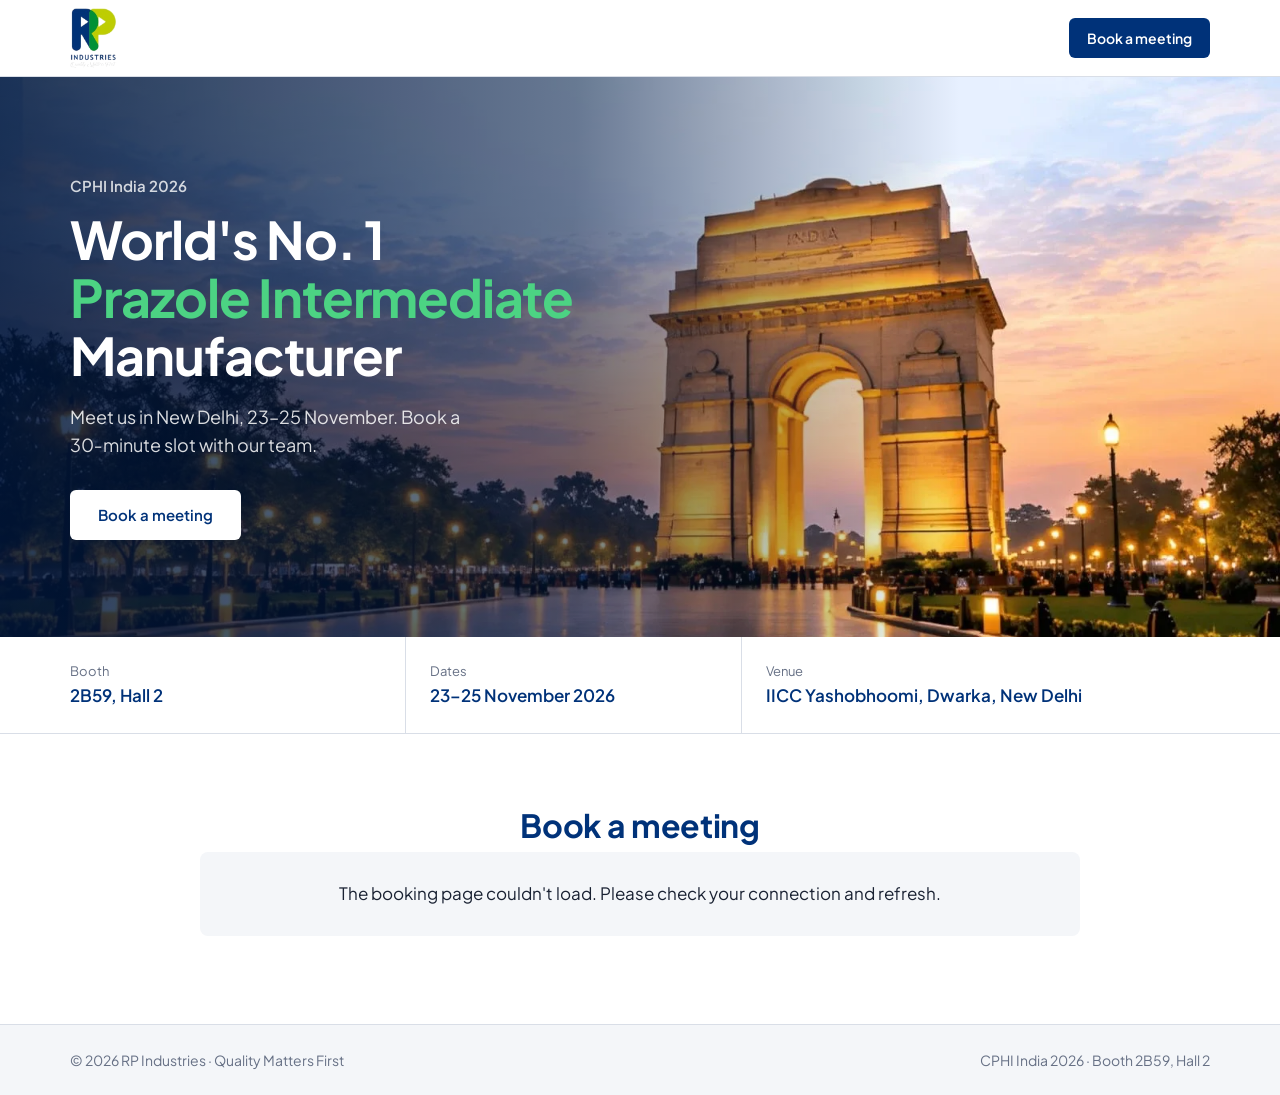
<file: index.html>
<!doctype html>
<html lang="en">
<head>
  <meta charset="utf-8">
  <meta name="viewport" content="width=device-width, initial-scale=1">
  <title>RP Industries at CPHI India 2026 · Booth 2B59</title>
  <meta name="description" content="Meet RP Industries, the world's No. 1 Prazole intermediate manufacturer, at CPHI India 2026. Booth 2B59, Hall 2, IICC Yashobhoomi, New Delhi, 23–25 November 2026.">
  <meta name="theme-color" content="#003279">
  <meta property="og:title" content="RP Industries at CPHI India 2026 · Booth 2B59, Hall 2">
  <meta property="og:description" content="Book a meeting with us, 23–25 November 2026, IICC Yashobhoomi, New Delhi.">
  <meta property="og:image" content="/assets/india-gate.jpg">
  <link rel="icon" href="/assets/rp-logo.png">

  <link rel="preconnect" href="https://fonts.googleapis.com">
  <link rel="preconnect" href="https://fonts.gstatic.com" crossorigin>
  <link rel="stylesheet" href="https://fonts.googleapis.com/css2?family=Plus+Jakarta+Sans:wght@400;500;600;700&display=swap" media="print" onload="this.media='all'">
  <link rel="stylesheet" href="/css/style.css?v=20261027-11">
  <script>
    // This page is RP Industries' page until a link's own settings arrive. On any link but RP's / and /invite,
    // nothing of RP's (logo, banner, title, tab icon, colours) is shown meanwhile: on a repeat visit the
    // company's own colours, title and icon are applied straight away from this device.
    (function () {
      var segs = location.pathname.split('/').filter(Boolean);
      // a company's dashboard: /xyz/admin (not admin.html: that redirects, and can't open offline)
      if (segs[1] === 'admin') { location.replace('/admin?c=' + encodeURIComponent(segs[0])); return; }
      var q = new URLSearchParams(location.search);
      var key = segs.filter(function (s) { return s !== 'index.html'; }).join('/') || [q.get('c'), q.get('expo')].filter(Boolean).join('/');
      if (key === 'invite') key = '';
      if (!key) return;
      var html = document.documentElement;
      html.className += ' co-page expo-loading';
      document.title = 'Book a meeting';
      var look = null;
      try { look = (JSON.parse(localStorage.getItem('bk_' + key) || 'null') || {}).look || null; } catch (e) {}
      if (look) {
        for (var k in look.vars) html.style.setProperty(k, look.vars[k]);
        if (look.title) document.title = look.title;
        window.__brandLook = look;
      }
      var icon = document.querySelector('link[rel="icon"]');
      if (icon) icon.href = look && look.logo ? look.logo : 'data:,';
    })();
  </script>
</head>
<body>

  <p class="preview-note" id="previewNote" hidden>Preview: this booking page isn't live yet, so nothing can be booked.</p>

  <header class="header">
    <div class="wrap header__in">
      <a href="#" class="logo"><img src="/assets/rp-logo.png" alt="RP Industries" width="302" height="386" data-brand-logo></a>
      <a class="btn btn--sm" href="#book">Book a meeting</a>
    </div>
  </header>
  <script>
      // a company's page: RP's logo is never loaded here. On a repeat visit the company's comes straight from the
      // copy of its look on this device; js/brand.js shows it once it has loaded.
      if (/\bco-page\b/.test(document.documentElement.className)) document.querySelectorAll('[data-brand-logo]:not([data-stripped])').forEach(function (img) {
        img.setAttribute('data-stripped', '');
        if (window.__brandLook && window.__brandLook.logo) { img.onload = function () { img.setAttribute('data-ready', '1'); }; img.src = window.__brandLook.logo; }
        else img.removeAttribute('src');
      });
    </script>

  <section class="hero">
    <picture id="heroPicture">
      <source media="(max-width: 700px)" srcset="/assets/india-gate-sm.webp" type="image/webp">
      <source srcset="/assets/india-gate.webp" type="image/webp">
      <img src="/assets/india-gate.jpg" alt="India Gate, New Delhi, at dusk" width="1600" height="727">
    </picture>
    <script>
      // a company's page: don't fetch RP's India Gate photo (js/main.js puts it back for RP's own expos)
      if (/\bco-page\b/.test(document.documentElement.className)) {
        var pic = document.getElementById('heroPicture');
        pic.querySelectorAll('source').forEach(function (s) { s.remove(); });
        pic.querySelector('img').removeAttribute('src');
      }
    </script>
    <div class="wrap hero__in">
      <p class="hero__pre" id="heroPre">CPHI India 2026</p>
      <h1 id="heroTitle">World's No. 1<br><span class="hl">Prazole Intermediate</span><br>Manufacturer</h1>
      <p class="hero__sub" id="heroSub">Meet us in New Delhi, 23–25 November. Book a 30&#8209;minute slot with our team.</p>
      <a class="btn btn--light" href="#book">Book a meeting</a>
    </div>
  </section>

  <section class="info">
    <div class="wrap info__in">
      <div id="infoBooth"><span>Booth</span><strong>2B59, Hall 2</strong></div>
      <div id="infoDates"><span>Dates</span><strong>23–25 November 2026</strong></div>
      <div id="infoVenue"><span>Venue</span><strong>IICC Yashobhoomi, Dwarka, New Delhi</strong></div>
    </div>
  </section>

  <main class="book" id="book">
    <div class="wrap wrap--narrow">
      <h2>Book a meeting</h2>
      <p class="lead" id="leadTz">Choose a day and time. All times are India Standard Time (GMT+5:30).</p>
      <p class="closed" id="closedMsg" hidden></p>

      <form id="bookForm" novalidate>
        <div class="days" id="days" role="radiogroup" aria-label="Day"></div>
        <p class="err" id="takenErr" role="alert" hidden>Sorry, that time was just booked by someone else. Please choose another slot.</p>

        <div id="slots" role="radiogroup" aria-label="Time slot"></div>
        <p class="err" id="slotErr" hidden>Please choose a time slot.</p>

        <!-- the expo's form fields, drawn by js/main.js from its settings -->
        <div class="fields" id="fields"></div>
        <div class="hp" aria-hidden="true">
          <label for="website">Website</label>
          <input id="website" name="website" tabindex="-1" autocomplete="off">
        </div>

        <div class="submit">
          <p class="summary" id="summary">No slot selected</p>
          <button class="btn" type="submit" id="submitBtn">Request meeting</button>
        </div>
        <p class="err" id="sendErr" hidden>Your request could not be sent. Please try again.</p>
      </form>

      <div class="done" id="done" hidden tabindex="-1">
        <h2>Thank you</h2>
        <p id="doneText"></p>
        <p>
          <button class="link" type="button" id="icsBtn">Add to calendar</button>
          <span class="sep">·</span>
          <button class="link" type="button" id="againBtn">Book another slot</button>
        </p>
      </div>
    </div>
  </main>

  <footer class="footer">
    <div class="wrap footer__in">
      <p>© <span id="footYear">2026</span> <span data-brand-name>RP Industries</span><span id="footTag"> · Quality Matters First</span></p>
      <p id="footerExpo">CPHI India 2026 · Booth 2B59, Hall 2</p>
    </div>
  </footer>

  <script src="/js/config.js?v=20261104-2"></script>
  <script src="/js/brand.js?v=20261027-11" defer></script>
  <script src="/js/main.js?v=20261027-11" defer></script>
</body>
</html>
</file>
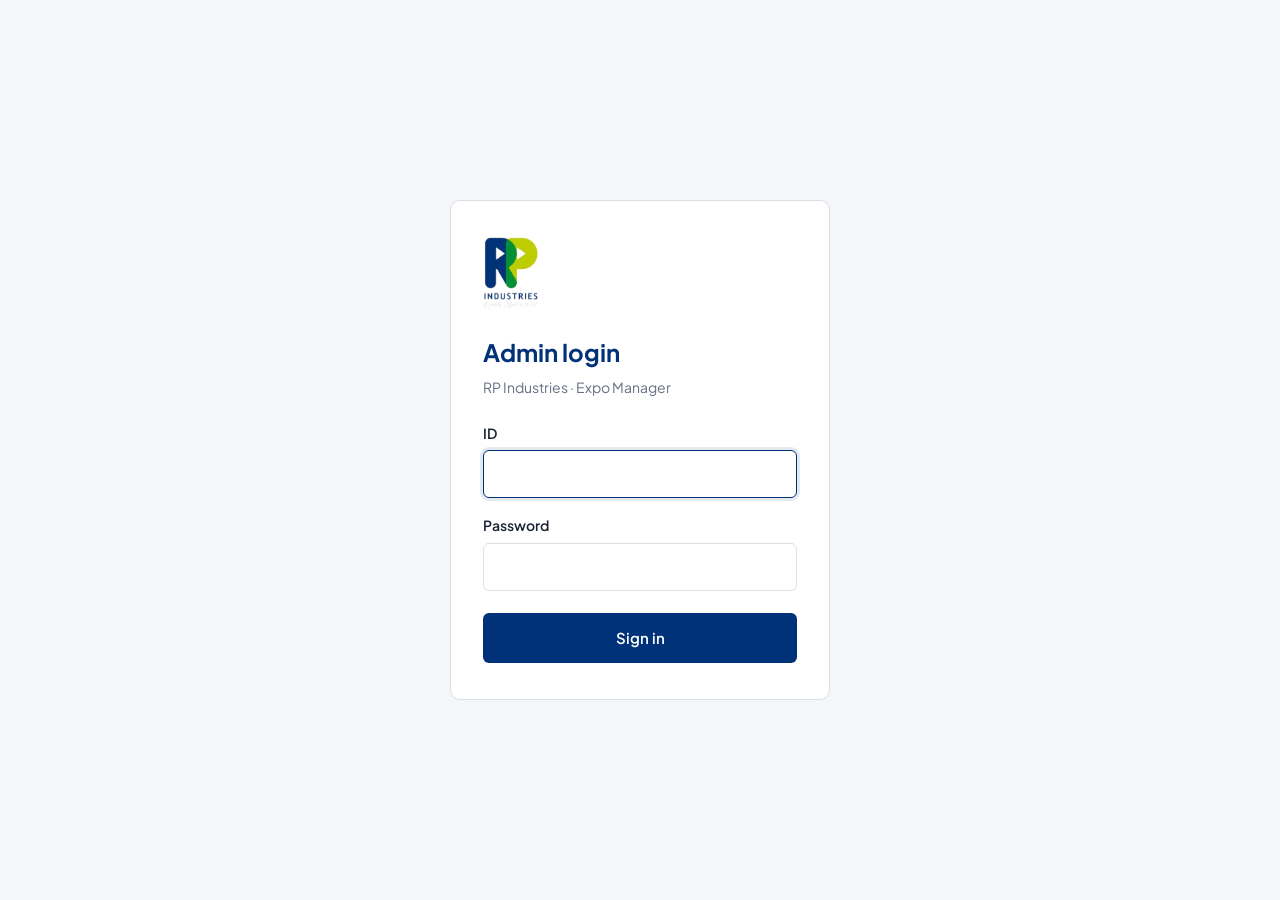
<file: admin.html>
<!doctype html>
<html lang="en">
<head>
  <meta charset="utf-8">
  <meta name="viewport" content="width=device-width, initial-scale=1">
  <meta name="robots" content="noindex, nofollow">
  <title>Meeting requests · RP Industries</title>
  <link rel="icon" href="assets/rp-logo.png">
  <link rel="preconnect" href="https://fonts.googleapis.com">
  <link rel="preconnect" href="https://fonts.gstatic.com" crossorigin>
  <link rel="stylesheet" href="https://fonts.googleapis.com/css2?family=Plus+Jakarta+Sans:wght@400;500;600;700&display=swap" media="print" onload="this.media='all'">
  <link rel="stylesheet" href="css/style.css?v=20261027-11">
  <link rel="stylesheet" href="css/admin.css?v=20261106-1">
  <script>
    // A company's dashboard (?c=…) starts as RP Industries' page: hide RP's logo, name, title and tab icon
    // until the company's own arrive. On a repeat visit its colours, title and icon come straight from this device.
    (function () {
      var c = (new URLSearchParams(location.search).get('c') || 'rp').toLowerCase().replace(/[^a-z0-9-]/g, '');
      if (c === 'rp') return;
      var html = document.documentElement;
      html.className += ' co-page';
      document.title = 'Meeting requests';
      var look = null;
      try { look = JSON.parse(localStorage.getItem('adm_' + c + '_look') || 'null'); } catch (e) {}
      if (look) {
        for (var k in look.vars) html.style.setProperty(k, look.vars[k]);
        if (look.title) document.title = look.title;
        window.__brandLook = look;
      }
      var icon = document.querySelector('link[rel="icon"]');
      if (icon) icon.href = look && look.logo ? look.logo : 'data:,';
    })();
  </script>
</head>
<body class="admin">

  <!-- LOGIN -->
  <main class="login" id="loginView">
    <form class="login__box" id="loginForm" novalidate>
      <img src="assets/rp-logo.png" alt="RP Industries" width="302" height="386" data-brand-logo>
      <script>
      // a company's page: RP's logo is never loaded here. On a repeat visit the company's comes straight from the
      // copy of its look on this device; js/brand.js shows it once it has loaded.
      if (/\bco-page\b/.test(document.documentElement.className)) document.querySelectorAll('[data-brand-logo]:not([data-stripped])').forEach(function (img) {
        img.setAttribute('data-stripped', '');
        if (window.__brandLook && window.__brandLook.logo) { img.onload = function () { img.setAttribute('data-ready', '1'); }; img.src = window.__brandLook.logo; }
        else img.removeAttribute('src');
      });
    </script>
      <h1>Admin login</h1>
      <p class="muted"><span data-brand-name>RP Industries</span> · Expo Manager</p>
      <div class="field">
        <label for="loginId">ID</label>
        <input id="loginId" name="username" autocomplete="username" required>
      </div>
      <div class="field">
        <label for="loginPw">Password</label>
        <input id="loginPw" name="password" type="password" autocomplete="current-password" required>
      </div>
      <p class="err" id="loginErr" hidden></p>
      <button class="btn" type="submit" id="loginBtn">Sign in</button>
    </form>
  </main>

  <!-- RESULTS -->
  <div id="appView" hidden>
    <header class="header">
      <div class="wrap header__in">
        <a href="index.html" class="logo" id="homeLink"><img src="assets/rp-logo.png" alt="RP Industries" width="302" height="386" data-brand-logo></a>
        <div class="header__user">
          <span class="muted" id="userName"></span>
          <button class="link" type="button" id="logoutBtn">Sign out</button>
        </div>
      </div>
    </header>
    <script>
      // a company's page: RP's logo is never loaded here. On a repeat visit the company's comes straight from the
      // copy of its look on this device; js/brand.js shows it once it has loaded.
      if (/\bco-page\b/.test(document.documentElement.className)) document.querySelectorAll('[data-brand-logo]:not([data-stripped])').forEach(function (img) {
        img.setAttribute('data-stripped', '');
        if (window.__brandLook && window.__brandLook.logo) { img.onload = function () { img.setAttribute('data-ready', '1'); }; img.src = window.__brandLook.logo; }
        else img.removeAttribute('src');
      });
    </script>

    <div class="netbar" id="netBar" role="status" hidden></div>
    <div class="netbar netbar--draft" id="draftBar" role="status" hidden></div>

    <main class="wrap results">
      <div class="results__head">
        <div>
          <div class="results__title">
            <h1>Meeting requests</h1>
            <label class="expo-pick"><span class="sr-only">Expo</span><select id="expoSelect" aria-label="Expo"></select></label>
          </div>
          <div class="tabs tabs--view" id="viewTabs" role="tablist" aria-label="View">
            <button class="tab" role="tab" type="button" data-view="requests" aria-selected="true">Requests</button>
            <button class="tab" role="tab" type="button" data-view="scheduled" aria-selected="false">Scheduled</button>
            <button class="tab" role="tab" type="button" data-view="slots" aria-selected="false">Availability</button>
            <button class="tab" role="tab" type="button" data-view="settings" aria-selected="false">Expo settings</button>
            <button class="tab" role="tab" type="button" data-view="mailer" aria-selected="false">Mailer</button>
          </div>
          <p class="muted" id="countLine">Loading…</p>
        </div>
        <div class="results__actions">
          <button class="btn btn--outline btn--sm" type="button" id="refreshBtn">Refresh</button>
          <button class="btn btn--outline btn--sm" type="button" id="csvBtn">Download CSV</button>
          <button class="btn btn--sm" type="button" id="addMeetingBtn">Add meeting</button>
        </div>
      </div>

      <p class="err" id="loadErr" hidden></p>
      <p class="action-msg" id="actionMsg" role="status" hidden></p>

      <div id="requestsView">
        <div class="toolbar">
          <div class="tabs" id="dayTabs" role="tablist" aria-label="Filter by day"></div>
          <div class="toolbar__right">
            <input type="search" id="search" placeholder="Search name, company, email, product" aria-label="Search">
            <select id="statusFilter" aria-label="Filter by status">
              <option value="">All statuses</option>
            </select>
            <select id="sortBy" aria-label="Sort">
              <option value="meeting">Sort by meeting time</option>
              <option value="received">Newest first</option>
            </select>
          </div>
        </div>

        <div class="table-wrap">
          <table class="table" id="table">
            <thead>
              <tr>
                <th>Meeting</th>
                <th>Visitor</th>
                <th>Contact</th>
                <th>Products</th>
                <th>Message</th>
                <th>Status</th>
              </tr>
            </thead>
            <tbody id="rows"></tbody>
          </table>
          <p class="empty" id="empty" hidden>No requests match.</p>
        </div>
      </div>

      <!-- every meeting still to happen (New and Confirmed), by day -->
      <div id="scheduledView" hidden>
        <div class="toolbar">
          <div class="tabs" id="schedDays" role="tablist" aria-label="Filter by day"></div>
          <div class="toolbar__right">
            <input type="search" id="schedSearch" placeholder="Search name, company, email, product" aria-label="Search scheduled meetings">
            <select id="schedStatus" aria-label="Filter by status">
              <option value="">All scheduled</option>
              <option value="New">Awaiting reply</option>
              <option value="Confirmed">Confirmed</option>
              <option value="Completed">Completed</option>
            </select>
          </div>
        </div>
        <p class="muted avail-note">New requests and confirmed meetings, in meeting order. Take notes and mark confirmed meetings complete here. Choose Completed to view past notes, minutes and follow-ups. Each lead shows its age and received date.</p>
        <div id="sched"></div>
      </div>

      <!-- expo settings: drawn by js/expos.js -->
      <div id="settingsView" hidden></div>

      <!-- the mailer: a mail and a list of people, sent one by one from the sender's own mailbox (js/mailer.js) -->
      <div id="mailerView" hidden>
        <section class="set mailer">
          <h2>Your Gmail</h2>
          <div id="mConn"><p class="muted">Loading…</p></div>
        </section>

        <div id="mCompose">
          <form class="set mailer" id="mailForm" novalidate>
            <h2>1. The mail</h2>
            <div class="field"><label for="mStart">Start from</label><select id="mStart"></select>
              <p class="hint">An expo's invite keeps its layout, with this expo's details and images.</p></div>
            <div class="field"><label for="mSubject">Subject</label><input id="mSubject"></div>
            <div class="field"><label for="mCc">CC: your team</label><input id="mCc" placeholder="sales@yourcompany.com, nirav@yourcompany.com" autocomplete="off">
              <p class="hint">Copied on every mail, on top of each person's own CC from the list. Separate addresses with commas. Remembered on this device.</p></div>
            <div class="field"><label for="mMessage">Message</label><textarea id="mMessage" rows="6" spellcheck="false"></textarea>
              <p class="hint">Plain text or HTML. These fill in for each person: <b>{first_name}</b> <b>{last_name}</b> <b>{email}</b> <b>{company_name}</b></p></div>
            <div class="field" id="mPreviewWrap" hidden><label>How it looks</label>
              <p class="mail-subject" id="mPreviewSubject"></p>
              <iframe class="mail-preview" id="mPreview" title="Preview of the mail" sandbox></iframe></div>

            <h2 class="mailer__step">2. Who it goes to</h2>
            <div class="field"><label for="mName">List name</label><input id="mName" maxlength="120" placeholder="e.g. Pharma buyers, Mumbai · CPHI 2026" autocomplete="off">
              <p class="hint">Who this list is for. Only you and your team see it, in Your lists.</p></div>
            <p class="hint"><button class="link" type="button" id="mTemplate">Download the template</button> (First name, Last name, Email ID, Company name, CC), fill it in, save it as CSV and upload it. CC is optional: that person's colleagues, separated with ";".</p>
            <div class="field"><label class="btn btn--outline btn--sm mail-upload" for="mFile">Upload the list</label><input id="mFile" type="file" accept=".csv,.txt" hidden>
              <label for="mList">Or paste it here: First name, Last name, Email ID, Company name, CC</label>
              <textarea id="mList" rows="5" placeholder="Or paste it here: First name, Last name, Email ID, Company name, CC" spellcheck="false"></textarea></div>
            <p class="muted" id="mCount"></p>
            <p class="err" id="mailErr" hidden></p>
            <button class="btn" type="submit" id="mailReady">Get the emails ready</button>
          </form>
          <h2 class="mailer__h">Your lists</h2>
          <div class="table-wrap">
            <table class="table">
              <thead><tr><th>List</th><th>Created</th><th>Sent</th><th></th></tr></thead>
              <tbody id="mLists"></tbody>
            </table>
          </div>
        </div>

        <div id="mReady" hidden>
          <button class="link back" type="button" id="mBack">&larr; Mailer</button>
          <h2 class="mailer__h" id="mReadyTitle"></h2>
          <p class="muted" id="mReadyLine"></p>
          <p class="mail-box" id="mBoxWrap"><label for="mBox">Open in</label>
            <select id="mBox">
              <option value="gmail">Gmail</option>
              <option value="outlook">Outlook (work or Microsoft 365)</option>
              <option value="outlook-live">Outlook.com (personal)</option>
              <option value="mailto">Default mail app</option>
            </select></p>
          <label class="chk mail-group"><input type="checkbox" id="mGroup" checked> One email per company: colleagues go in CC
            <small class="muted">(same work email domain, or the same company name)</small></label>
          <div class="table-wrap">
            <table class="table">
              <thead><tr><th>Person</th><th>Company</th><th>Email</th><th></th></tr></thead>
              <tbody id="mPeople"></tbody>
            </table>
          </div>
        </div>
      </div>

      <div id="slotsView" hidden>
        <p class="muted avail-note">Block a time when the team is busy or meeting someone who didn't book, and unblock it when you're free again. Visitors see blocked times as booked. Cancel a meeting to free its time for visitors.</p>
        <div class="avail" id="avail"></div>
      </div>
    </main>
  </div>

  <!-- a meeting arranged outside the booking page: js/meeting.js -->
  <dialog class="modal" id="meetingDialog" aria-labelledby="meetingTitle">
    <form method="dialog" class="modal__in" id="meetingForm" novalidate>
      <div class="modal__head">
        <div>
          <h2 id="meetingTitle">Add a meeting</h2>
          <p class="muted" id="meetingExpo"></p>
        </div>
        <button class="modal__close" type="button" data-close aria-label="Close">&times;</button>
      </div>
      <div class="modal__body">
        <p class="modal__lead">For a meeting arranged by phone, email or at the booth. It takes its time on the booking page, and gets notes, minutes and a follow-up like any other.</p>
        <div class="mt-grid">
          <div class="field"><label for="mtDay">Day</label><select id="mtDay"></select></div>
          <div class="field"><label for="mtTime">Time</label><select id="mtTime"></select></div>
          <div class="field" id="mtOtherTime" hidden><label for="mtStart">Starts at</label><input type="time" id="mtStart"></div>
          <div class="field" id="mtOtherLen" hidden><label for="mtLen">Length</label>
            <select id="mtLen"><option value="15">15 minutes</option><option value="20">20 minutes</option><option value="30" selected>30 minutes</option><option value="45">45 minutes</option><option value="60">60 minutes</option><option value="90">90 minutes</option><option value="120">120 minutes</option></select></div>
        </div>
        <p class="hint" id="mtBlockNote" hidden>This time is blocked. Adding the meeting removes the block.</p>
        <div class="mt-grid">
          <div class="field"><label for="mtName">Name</label><input id="mtName" maxlength="120" autocomplete="off"></div>
          <div class="field"><label for="mtCompany">Company <span class="opt">(optional)</span></label><input id="mtCompany" maxlength="160" autocomplete="off"></div>
          <div class="field"><label for="mtEmail">Email <span class="opt">(needed for the follow-up)</span></label><input id="mtEmail" type="email" maxlength="160" autocomplete="off"></div>
          <div class="field"><label for="mtPhone">Phone <span class="opt">(optional)</span></label><input id="mtPhone" maxlength="40" autocomplete="off"></div>
          <div class="field"><label for="mtCountry">Country <span class="opt">(optional)</span></label><input id="mtCountry" maxlength="80" autocomplete="off"></div>
          <div class="field"><label for="mtStatus">Status</label><select id="mtStatus"><option>Confirmed</option><option>New</option></select></div>
        </div>
        <div class="field"><label for="mtProducts">Products of interest <span class="opt">(optional, separate with commas)</span></label>
          <input id="mtProducts" maxlength="1000" list="mtProductList" autocomplete="off"><datalist id="mtProductList"></datalist></div>
        <div class="field"><label for="mtMessage">Note <span class="opt">(optional)</span></label><textarea id="mtMessage" rows="3" maxlength="2000"></textarea></div>
        <p class="err" id="meetingErr" hidden></p>
      </div>
      <div class="modal__foot">
        <button class="link link--muted" type="button" data-close>Cancel</button>
        <button class="btn" type="submit" id="mtSave">Add meeting</button>
      </div>
    </form>
  </dialog>

  <!-- accept, reschedule or reject a meeting, and tell the visitor: js/decide.js -->
  <dialog class="modal" id="decideDialog" aria-labelledby="decideTitle">
    <form method="dialog" class="modal__in" id="decideForm" novalidate>
      <div class="modal__head">
        <div>
          <h2 id="decideTitle">Accept meeting</h2>
          <p class="muted" id="decideWho"></p>
        </div>
        <button class="modal__close" type="button" data-close aria-label="Close">&times;</button>
      </div>
      <div class="modal__body">
        <p class="modal__lead" id="decideLead"></p>
        <div class="mt-grid" id="dcWhen" hidden>
          <div class="field"><label for="dcDay">New day</label><select id="dcDay"></select></div>
          <div class="field"><label for="dcTime">New time</label><select id="dcTime"></select></div>
        </div>
        <div class="field">
          <label for="dcNote"><span id="dcNoteLabel">Personal note</span> <span class="opt">(optional, included in the email)</span></label>
          <textarea id="dcNote" rows="3" maxlength="1000"></textarea>
        </div>
        <label class="check dc-email"><input type="checkbox" id="dcEmail" checked> Email the visitor</label>
        <p class="hint" id="dcEmailNote"></p>
        <div class="dc-preview" id="dcPreview">
          <p class="label">What the visitor will receive</p>
          <dl class="fu-head">
            <div><dt>To</dt><dd id="dcTo"></dd></div>
            <div><dt>Subject</dt><dd id="dcSubject"></dd></div>
          </dl>
          <pre class="fu-text" id="dcText"></pre>
          <p class="hint" id="dcAttach"></p>
        </div>
        <p class="err" id="decideErr" hidden></p>
      </div>
      <div class="modal__foot">
        <button class="link link--muted" type="button" data-close>Back</button>
        <button class="btn" type="submit" id="dcSave">Accept</button>
      </div>
    </form>
  </dialog>

  <!-- mark complete: voice note and/or notes -->
  <dialog class="modal" id="completeDialog" aria-labelledby="completeTitle">
    <form method="dialog" class="modal__in" id="completeForm" novalidate>
      <div class="modal__head">
        <div>
          <h2 id="completeTitle">Mark meeting complete</h2>
          <p class="muted" id="completeWho"></p>
        </div>
        <button class="modal__close" type="button" data-close aria-label="Close">&times;</button>
      </div>

      <div class="modal__body" id="completeBody">
        <p class="modal__lead">How did the meeting go? Talk us through what you discussed, the client's main points, and any next steps. Record one voice note, type it, or both. We'll turn it into minutes.</p>

        <div class="voice" id="voice">
          <p class="label">Voice note</p>
          <div class="voice__idle" id="voiceIdle">
            <button class="btn btn--sm" type="button" id="recBtn">Record voice note</button>
            <label class="link voice__upload">or upload a recording<input type="file" id="audioFile" accept="audio/*" hidden></label>
          </div>
          <div class="voice__rec" id="voiceRec" hidden>
            <span class="voice__dot" aria-hidden="true"></span>
            <span>Recording <b id="recTime">0:00</b> <span class="muted">/ 10:00</span></span>
            <button class="btn btn--sm" type="button" id="stopBtn">Stop</button>
          </div>
          <div class="voice__done" id="voiceDone" hidden>
            <audio controls id="voicePlayer" preload="metadata"></audio>
            <div class="voice__actions">
              <button class="link" type="button" id="reRecBtn">Record again</button>
              <button class="link link--danger" type="button" id="removeVoiceBtn">Remove</button>
            </div>
          </div>
          <p class="muted voice__note" id="voiceNote" hidden></p>
        </div>

        <div class="field">
          <div class="notes-head">
            <label for="notesInput">Notes <span class="opt">(optional if you recorded a voice note)</span></label>
            <button class="link" type="button" id="handBtn">Write by hand</button>
          </div>
          <textarea id="notesInput" rows="5" maxlength="10000" placeholder="e.g. Met their purchase head. They buy Omeprazole intermediates from China today, need around 500 kg a month, asked for COA and samples. Follow up next week."></textarea>
        </div>
        <p class="err" id="completeErr" hidden></p>
      </div>

      <div class="modal__progress" id="completeProgress" hidden>
        <span class="spinner" aria-hidden="true"></span>
        <p id="progressText">Saving…</p>
      </div>

      <div class="modal__foot" id="completeFoot">
        <button class="link link--muted" type="button" id="skipNotesBtn">Mark complete without notes</button>
        <button class="btn" type="submit" id="saveCompleteBtn">Save and write minutes</button>
      </div>
    </form>
  </dialog>

  <!-- minutes of meeting -->
  <dialog class="modal modal--wide" id="minutesDialog" aria-labelledby="minutesTitle">
    <div class="modal__in">
      <div class="modal__head">
        <div>
          <h2 id="minutesTitle">Minutes of meeting</h2>
          <p class="muted" id="minutesWho"></p>
        </div>
        <button class="modal__close" type="button" data-close aria-label="Close">&times;</button>
      </div>
      <div class="modal__body" id="minutesBody"></div>
      <div class="modal__foot modal__foot--split">
        <div class="modal__links">
          <button class="link" type="button" id="editNotesBtn">Edit notes</button>
          <button class="link" type="button" id="regenBtn">Write again</button>
        </div>
        <div class="modal__links">
          <button class="btn btn--outline btn--sm" type="button" id="followupBtn" hidden>Follow-up email</button>
          <button class="btn btn--outline btn--sm" type="button" id="copyMinutesBtn">Copy</button>
          <button class="btn btn--sm" type="button" id="printMinutesBtn">Print / PDF</button>
        </div>
      </div>
    </div>
  </dialog>

  <!-- follow-up email: review, edit, send -->
  <dialog class="modal modal--wide" id="followupDialog" aria-labelledby="followupTitle">
    <div class="modal__in">
      <div class="modal__head">
        <div>
          <h2 id="followupTitle">Follow-up email</h2>
          <p class="muted" id="followupTo"></p>
        </div>
        <button class="modal__close" type="button" data-close aria-label="Close">&times;</button>
      </div>
      <div class="tabs tabs--modal" id="followupTabs" role="tablist" aria-label="Follow-up view">
        <button class="tab" role="tab" type="button" data-fview="edit" aria-selected="true">Edit</button>
        <button class="tab" role="tab" type="button" data-fview="preview" aria-selected="false">Preview</button>
      </div>
      <div class="modal__body" id="followupBody">
        <div id="followupEdit">
          <div class="field">
            <label for="fuSubject">Subject</label>
            <input id="fuSubject" maxlength="200">
          </div>
          <div class="field">
            <label for="fuMessage">Message <span class="opt">("Dear name," and the signature are added for you)</span></label>
            <textarea id="fuMessage" rows="10" maxlength="6000"></textarea>
          </div>
          <div class="field fu-line" id="fuLineField">
            <div class="notes-head">
              <label for="fuLine">Line about us <span class="opt">(from our website profile; added after the first paragraph)</span></label>
              <button class="link link--muted" type="button" id="fuLineRemove">Remove</button>
            </div>
            <textarea id="fuLine" rows="2" maxlength="400" placeholder="No line about us in this email."></textarea>
          </div>
        </div>
        <div id="followupPreview" hidden>
          <dl class="fu-head">
            <div><dt>To</dt><dd id="fuPrevTo"></dd></div>
            <div><dt>Subject</dt><dd id="fuPrevSubject"></dd></div>
          </dl>
          <pre class="fu-text" id="fuPrevBody"></pre>
        </div>
        <div class="fu-sentcheck" id="fuSentCheck" hidden>
          <p>The email is open in your mail. <strong>Did you send it?</strong></p>
          <div class="modal__links">
            <button class="btn btn--sm" type="button" id="fuMarkSentBtn">Yes, mark as sent</button>
            <button class="link link--muted" type="button" id="fuNotSentBtn">Not yet</button>
          </div>
        </div>
        <div class="modal__progress" id="followupProgress" hidden>
          <span class="spinner" aria-hidden="true"></span>
          <p id="followupProgressText">Writing the follow-up email…</p>
        </div>
        <p class="err" id="followupErr" hidden></p>
      </div>
      <div class="modal__foot modal__foot--split" id="followupFoot">
        <div class="modal__links">
          <button class="link" type="button" id="fuRedraftBtn">Write again</button>
          <span class="muted fu-state" id="fuState"></span>
        </div>
        <div class="modal__links">
          <button class="btn btn--outline btn--sm" type="button" id="fuSaveBtn">Save draft</button>
          <button class="btn btn--outline btn--sm" type="button" id="fuMailAppBtn">Open in email app</button>
          <button class="btn btn--sm" type="button" id="fuGmailBtn">Open in Gmail</button>
        </div>
      </div>
    </div>
  </dialog>

  <!-- handwriting pad: js/ink.js -->
  <dialog class="ink" id="inkDialog" aria-labelledby="inkTitle">
    <div class="ink__bar">
      <div class="ink__top">
        <button class="ink__close" type="button" id="inkClose" aria-label="Close the pad">&times;</button>
        <div class="ink__title">
          <h2 id="inkTitle">Handwritten notes</h2>
          <p class="muted" id="inkWho"></p>
        </div>
        <div class="ink__main">
          <button class="btn btn--outline btn--sm" type="button" id="inkNotesBtn" aria-pressed="false">Notes</button>
          <button class="btn btn--sm" type="button" id="inkConvert">Convert to text</button>
        </div>
      </div>
      <div class="ink__toolbar" role="toolbar" aria-label="Writing tools">
        <div class="ink__group" id="inkTools"></div>
        <div class="ink__group ink__colors" id="inkColors"></div>
        <label class="ink__size" id="inkSizeWrap" title="Thickness">
          <span class="ink__dot-box"><span class="ink__dot" id="inkSizeDot"></span></span>
          <input type="range" id="inkSize" min="1" max="20" aria-label="Thickness">
          <span class="ink__size-val" id="inkSizeVal"></span>
        </label>
        <div class="ink__group ink__end">
          <button class="ink__btn" type="button" id="inkFinger" aria-pressed="true" title="Write with a finger (off: fingers only move and zoom)" aria-label="Write with a finger">
            <svg viewBox="0 0 24 24" width="20" height="20" fill="none" stroke="currentColor" stroke-width="1.7" stroke-linecap="round" stroke-linejoin="round" aria-hidden="true"><path d="M9 11V4.5a1.5 1.5 0 013 0V11m0-1.5a1.5 1.5 0 013 0V11m0-.5a1.5 1.5 0 013 0V15c0 3.5-2.5 6-6 6-2.6 0-4.2-1.3-5.6-3.5L5.2 15a1.5 1.5 0 012.5-1.6L9 15"/></svg>
          </button>
          <button class="ink__btn" type="button" id="inkUndo" title="Undo (Ctrl+Z)" aria-label="Undo">
            <svg viewBox="0 0 24 24" width="20" height="20" fill="none" stroke="currentColor" stroke-width="1.7" stroke-linecap="round" stroke-linejoin="round" aria-hidden="true"><path d="M9 14L4 9l5-5"/><path d="M4 9h10.5a5.5 5.5 0 010 11H11"/></svg>
          </button>
          <button class="ink__btn" type="button" id="inkRedo" title="Redo (Ctrl+Shift+Z)" aria-label="Redo">
            <svg viewBox="0 0 24 24" width="20" height="20" fill="none" stroke="currentColor" stroke-width="1.7" stroke-linecap="round" stroke-linejoin="round" aria-hidden="true"><path d="M15 14l5-5-5-5"/><path d="M20 9H9.5a5.5 5.5 0 000 11H13"/></svg>
          </button>
          <button class="ink__btn" type="button" id="inkClear" title="Clear the page" aria-label="Clear the page">
            <svg viewBox="0 0 24 24" width="20" height="20" fill="none" stroke="currentColor" stroke-width="1.7" stroke-linecap="round" stroke-linejoin="round" aria-hidden="true"><path d="M4 7h16M10 11v6M14 11v6M6 7l1 13h10l1-13M9 7V4h6v3"/></svg>
          </button>
        </div>
      </div>
    </div>

    <div class="ink__body">
      <div class="ink__stage" id="inkStage">
        <canvas id="inkCanvas" aria-label="Writing page"></canvas>
        <p class="ink__status" id="inkStatus" role="status" hidden></p>
        <div class="ink__zoom">
          <button type="button" id="inkZoomOut" aria-label="Zoom out">&minus;</button>
          <button type="button" id="inkZoomReset" title="Back to 100%">100%</button>
          <button type="button" id="inkZoomIn" aria-label="Zoom in">+</button>
          <button type="button" id="inkFit" title="Show all the writing">Fit</button>
        </div>
      </div>

      <aside class="ink__panel" id="inkPanel" hidden>
        <div class="ink__panel-head">
          <h3 id="inkPanelTitle">Converted text</h3>
          <button class="modal__close" type="button" id="inkPanelClose" aria-label="Close">&times;</button>
        </div>
        <div class="ink__panel-in" id="inkReview" hidden>
          <div class="modal__progress" id="inkReading" hidden>
            <span class="spinner" aria-hidden="true"></span>
            <p>Reading your handwriting…</p>
          </div>
          <div class="ink__review" id="inkReviewBody">
            <p class="hint" id="inkReviewHint"></p>
            <textarea id="inkText" rows="10" aria-label="Converted text"></textarea>
            <p class="err" id="inkErr" hidden></p>
            <div class="ink__panel-foot">
              <button class="link link--muted" type="button" id="inkDiscard">Discard</button>
              <button class="link" type="button" id="inkRetry">Read again</button>
              <button class="btn btn--sm" type="button" id="inkAdd">Add to notes</button>
            </div>
          </div>
        </div>
        <div class="ink__panel-in" id="inkNotes" hidden>
          <p class="hint">These notes are used for the minutes and the follow-up email when the meeting is marked complete.</p>
          <textarea id="inkNotesText" rows="12" maxlength="10000" aria-label="Notes"></textarea>
          <p class="err" id="inkNotesErr" hidden></p>
          <div class="ink__panel-foot">
            <span class="muted ink__saved" id="inkNotesState"></span>
            <button class="btn btn--sm" type="button" id="inkNotesSave">Save notes</button>
          </div>
        </div>
      </aside>
    </div>
  </dialog>

  <script src="js/config.js?v=20261104-2"></script>
  <script src="js/brand.js?v=20261027-11"></script>
  <script src="js/offline.js?v=20261104-1" defer></script>
  <script src="js/drafts.js?v=20261104-1" defer></script>
  <script src="js/admin.js?v=20261104-1" defer></script>
  <script src="js/minutes.js?v=20261104-1" defer></script>
  <script src="js/followup.js?v=20261027-11" defer></script>
  <script src="js/expos.js?v=20261103-1" defer></script>
  <script src="js/invite-mail.js?v=20261031-3" defer></script>
  <script src="js/invite.js?v=20261029-2" defer></script>
  <script src="js/mailer.js?v=20261106-2" defer></script>
  <script src="js/ink.js?v=20261027-11" defer></script>
  <script src="js/meeting.js?v=20261027-11" defer></script>
  <script src="js/decide.js?v=20261027-11" defer></script>
</body>
</html>
</file>
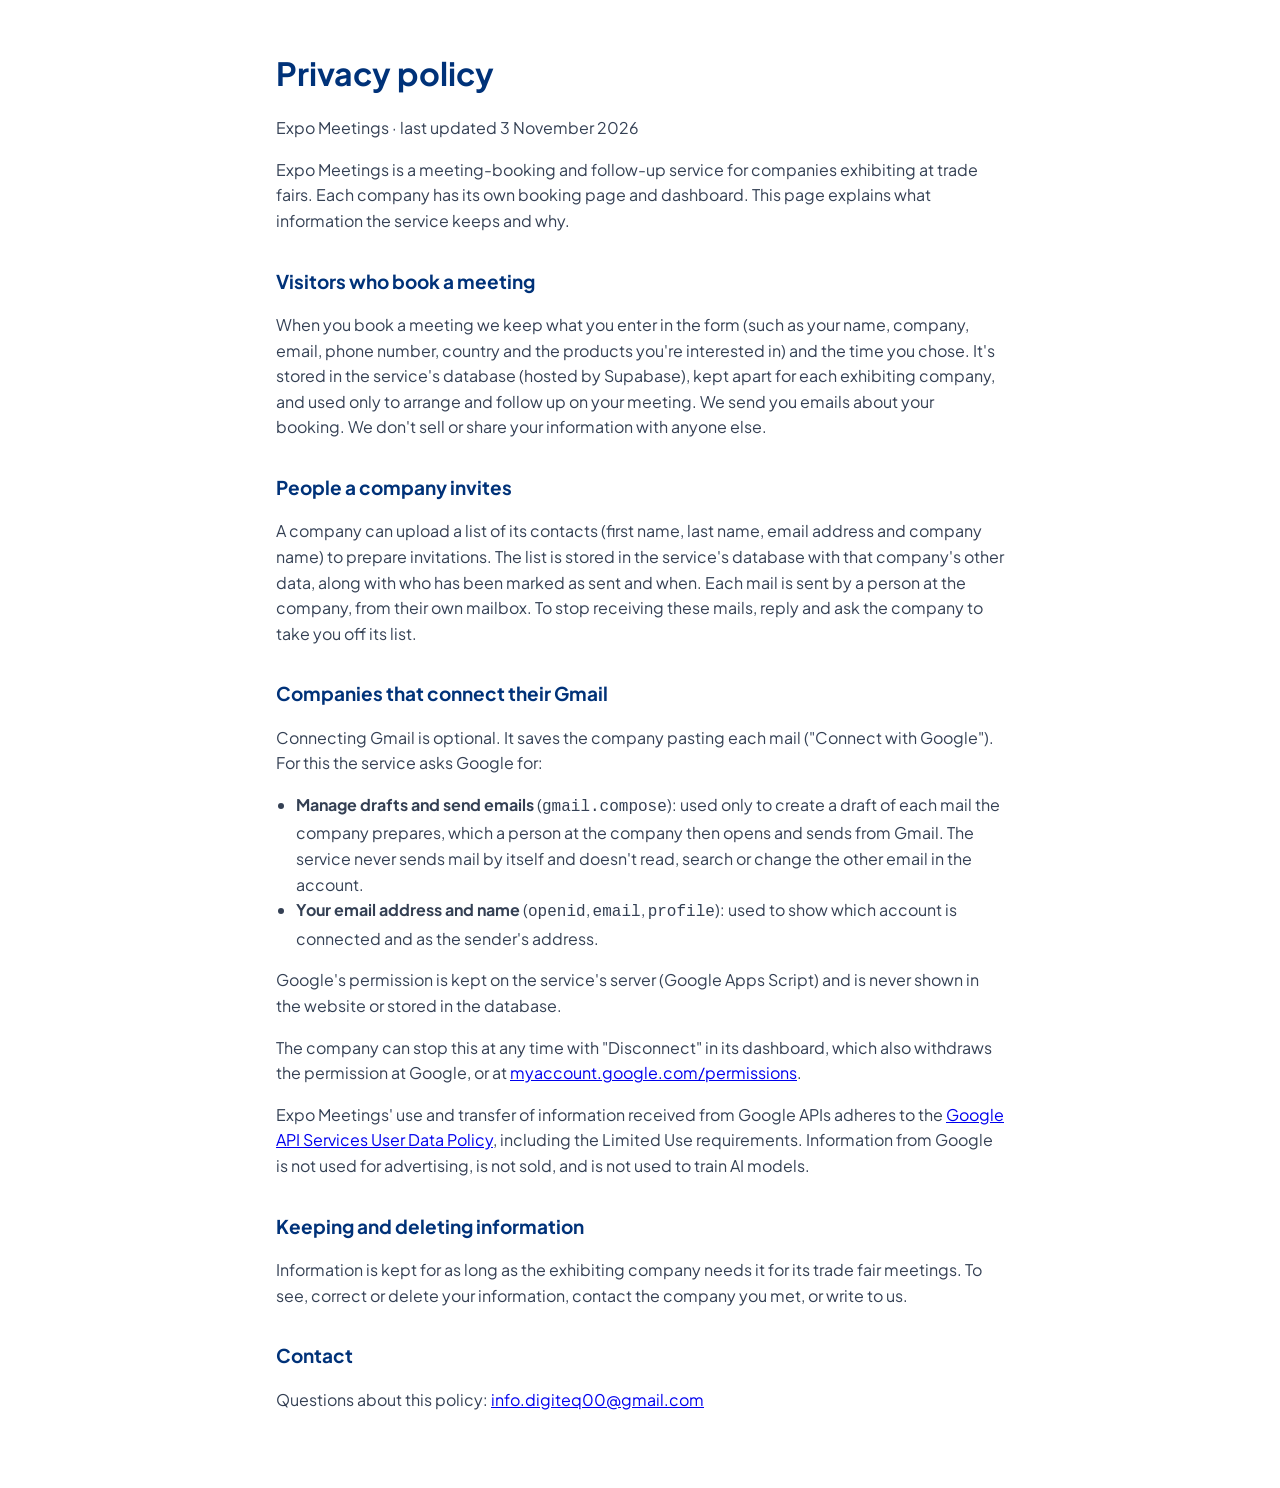
<file: privacy.html>
<!doctype html>
<html lang="en">
<head>
  <meta charset="utf-8">
  <meta name="viewport" content="width=device-width, initial-scale=1">
  <title>Privacy policy · Expo Meetings</title>
  <link rel="preconnect" href="https://fonts.googleapis.com">
  <link rel="preconnect" href="https://fonts.gstatic.com" crossorigin>
  <link rel="stylesheet" href="https://fonts.googleapis.com/css2?family=Plus+Jakarta+Sans:wght@400;500;600;700&display=swap" media="print" onload="this.media='all'">
  <link rel="stylesheet" href="css/style.css?v=20261027-11">
  <style>
    .policy { max-width: 760px; margin: 0 auto; padding: 48px 16px 64px; line-height: 1.6; }
    .policy h1 { margin: 0 0 6px; color: var(--navy); }
    .policy h2 { margin: 32px 0 8px; font-size: 19px; color: var(--navy); }
    .policy p, .policy li { color: #344054; }
    .policy ul { padding-left: 20px; }
  </style>
</head>
<body>
  <main class="policy">
    <h1>Privacy policy</h1>
    <p class="muted">Expo Meetings · last updated 3 November 2026</p>

    <p>Expo Meetings is a meeting-booking and follow-up service for companies exhibiting at trade fairs. Each company
      has its own booking page and dashboard. This page explains what information the service keeps and why.</p>

    <h2>Visitors who book a meeting</h2>
    <p>When you book a meeting we keep what you enter in the form (such as your name, company, email, phone number,
      country and the products you're interested in) and the time you chose. It's stored in the service's database
      (hosted by Supabase), kept apart for each exhibiting company, and used only to arrange and follow up on your meeting. We send you emails about your booking.
      We don't sell or share your information with anyone else.</p>

    <h2>People a company invites</h2>
    <p>A company can upload a list of its contacts (first name, last name, email address and company name) to prepare
      invitations. The list is stored in the service's database with that company's other data, along with who has been
      marked as sent and when.
      Each mail is sent by a person at the company, from their own mailbox. To stop receiving these mails, reply and ask
      the company to take you off its list.</p>

    <h2>Companies that connect their Gmail</h2>
    <p>Connecting Gmail is optional. It saves the company pasting each mail ("Connect with Google"). For this the
      service asks Google for:</p>
    <ul>
      <li><b>Manage drafts and send emails</b> (<code>gmail.compose</code>): used only to create a draft of each mail the
        company prepares, which a person at the company then opens and sends from Gmail. The service never sends mail by
        itself and doesn't read, search or change the other email in the account.</li>
      <li><b>Your email address and name</b> (<code>openid</code>, <code>email</code>, <code>profile</code>): used to show
        which account is connected and as the sender's address.</li>
    </ul>
    <p>Google's permission is kept on the service's server (Google Apps Script) and is never shown in the website or
      stored in the database.</p>
    <p>The company can stop this at any time with "Disconnect" in its dashboard, which also withdraws the permission at
      Google, or at <a href="https://myaccount.google.com/permissions">myaccount.google.com/permissions</a>.</p>
    <p>Expo Meetings' use and transfer of information received from Google APIs adheres to the
      <a href="https://developers.google.com/terms/api-services-user-data-policy">Google API Services User Data Policy</a>,
      including the Limited Use requirements. Information from Google is not used for advertising, is not sold, and is
      not used to train AI models.</p>

    <h2>Keeping and deleting information</h2>
    <p>Information is kept for as long as the exhibiting company needs it for its trade fair meetings. To see, correct or
      delete your information, contact the company you met, or write to us.</p>

    <h2>Contact</h2>
    <p>Questions about this policy: <a href="mailto:info.digiteq00@gmail.com">info.digiteq00@gmail.com</a></p>
  </main>
</body>
</html>
</file>
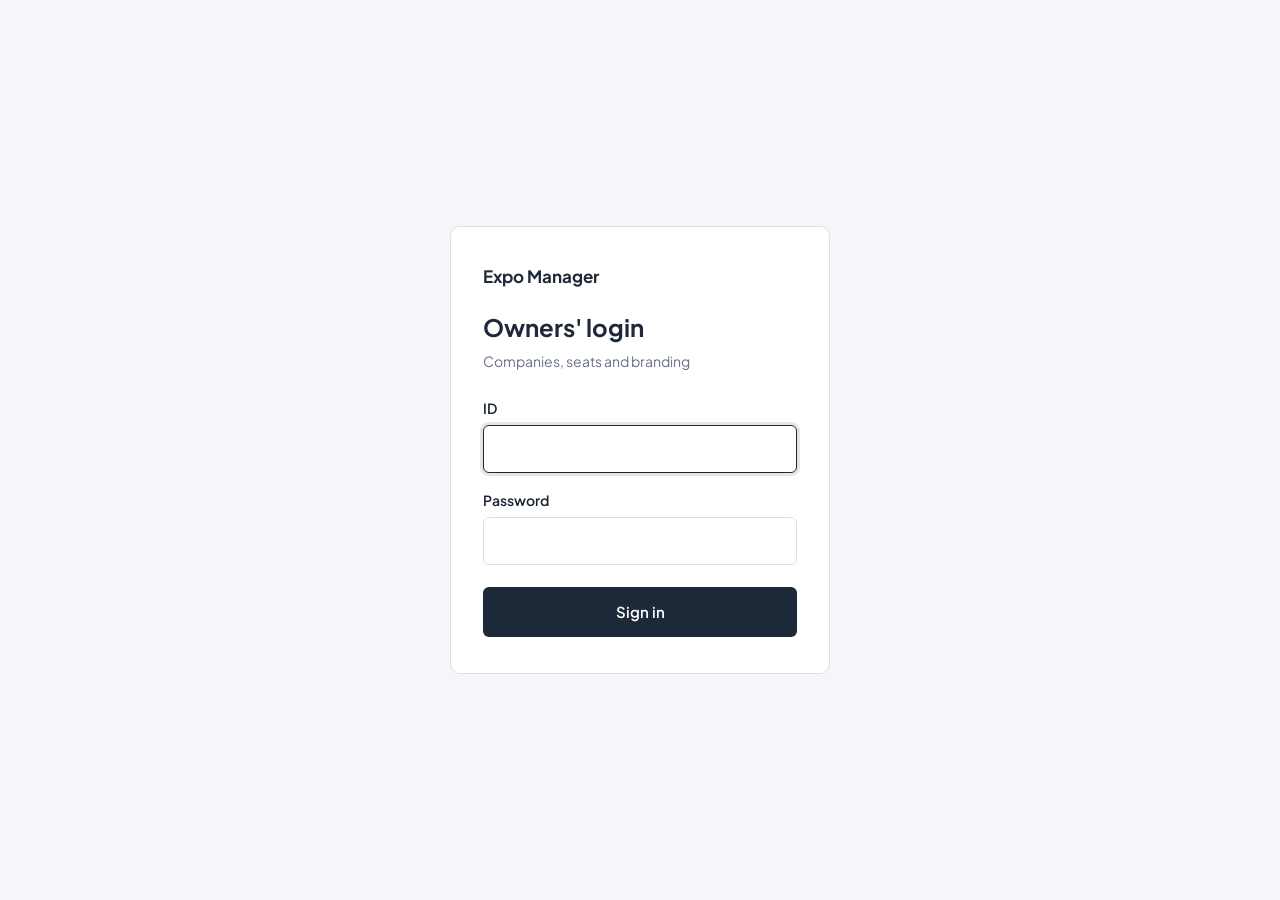
<file: super.html>
<!doctype html>
<html lang="en">
<head>
  <meta charset="utf-8">
  <meta name="viewport" content="width=device-width, initial-scale=1">
  <meta name="robots" content="noindex, nofollow">
  <title>Owners · Expo Manager</title>
  <link rel="preconnect" href="https://fonts.googleapis.com">
  <link rel="preconnect" href="https://fonts.gstatic.com" crossorigin>
  <link rel="stylesheet" href="https://fonts.googleapis.com/css2?family=Plus+Jakarta+Sans:wght@400;500;600;700&display=swap" media="print" onload="this.media='all'">
  <link rel="stylesheet" href="css/style.css?v=20261027-11">
  <link rel="stylesheet" href="css/admin.css?v=20261027-11">
  <link rel="stylesheet" href="css/super.css?v=20261106-1">
</head>
<body class="admin super">

  <!-- LOGIN -->
  <main class="login" id="loginView">
    <form class="login__box" id="loginForm" novalidate>
      <p class="super__mark">Expo Manager</p>
      <h1>Owners' login</h1>
      <p class="muted">Companies, seats and branding</p>
      <div class="field">
        <label for="loginId">ID</label>
        <input id="loginId" name="username" autocomplete="username" required>
      </div>
      <div class="field">
        <label for="loginPw">Password</label>
        <input id="loginPw" name="password" type="password" autocomplete="current-password" required>
      </div>
      <p class="err" id="loginErr" hidden></p>
      <button class="btn" type="submit" id="loginBtn">Sign in</button>
    </form>
  </main>

  <div id="appView" hidden>
    <header class="header">
      <div class="wrap header__in">
        <p class="super__mark">Expo Manager <span class="muted">· Owners</span></p>
        <div class="header__user">
          <span class="muted" id="userName"></span>
          <button class="link" type="button" id="logoutBtn">Sign out</button>
        </div>
      </div>
    </header>

    <main class="wrap results">
      <nav class="tabs super-tabs" aria-label="Sections">
        <button class="tab" type="button" data-tab="companies" aria-selected="true">Companies</button>
        <button class="tab" type="button" data-tab="leads" aria-selected="false">Leads</button>
        <button class="tab" type="button" data-tab="outreach" aria-selected="false">Outreach</button>
      </nav>

      <!-- the companies -->
      <div id="listView">
        <div class="results__head">
          <div>
            <h1>Companies</h1>
            <p class="muted" id="countLine">Loading…</p>
          </div>
          <div class="results__actions">
            <button class="btn btn--outline btn--sm" type="button" id="refreshBtn">Refresh</button>
            <button class="btn btn--sm" type="button" id="addBtn">Add company</button>
          </div>
        </div>
        <p class="err" id="loadErr" hidden></p>
        <div class="table-wrap">
          <table class="table co-table">
            <thead><tr><th>Company</th><th>Status</th><th>Expo seats</th><th>Requests</th><th>Links</th><th></th></tr></thead>
            <tbody id="rows"></tbody>
          </table>
        </div>
      </div>

      <!-- add a company: read its website -->
      <div id="readView" hidden>
        <button class="link back" type="button" data-back>&larr; Companies</button>
        <section class="set read">
          <h2>Add a company</h2>
          <p class="hint">Enter the company's website. We read it for the logo, colours, font, wording, products and contact details,
            and set up a branded booking page and dashboard. You check everything before anything goes live.</p>
          <form class="read__row" id="readForm" novalidate>
            <input id="siteUrl" placeholder="e.g. xyzpharma.com" aria-label="Company website" autocomplete="url">
            <button class="btn" type="submit" id="readBtn">Read website</button>
          </form>
          <p class="muted read__busy" id="readBusy" hidden><span class="spinner" aria-hidden="true"></span> Reading the website and working out the branding. This takes up to a minute…</p>
          <p class="err" id="readErr" hidden></p>
          <p class="hint"><button class="link" type="button" id="manualBtn">Or set it up by hand</button></p>
        </section>
      </div>

      <!-- review and edit a company -->
      <div id="editView" hidden></div>

      <!-- demo requests from the website -->
      <div id="leadsView" hidden>
        <div class="results__head">
          <div>
            <h1>Leads</h1>
            <p class="muted" id="leadsCount"></p>
          </div>
          <div class="results__actions">
            <select id="leadsFilter" class="filter-select" aria-label="Show leads with status"></select>
            <button class="btn btn--outline btn--sm" type="button" id="leadsRefresh">Refresh</button>
          </div>
        </div>
        <p class="err" id="leadsErr" hidden></p>
        <div class="kpis" id="leadsSummary"></div>
        <details class="playbook">
          <summary>How we handle a lead</summary>
          <ol>
            <li><b>Hot</b> (interest 8 or more, or their expo is within 3 weeks): call or WhatsApp within 2 hours and offer a demo today or tomorrow. Invites need about 2 weeks to work.</li>
            <li><b>Warm</b> (interest 5 to 7): email within 24 hours with two demo times. <b>Cool</b>: send the demo link and a 2-minute walkthrough, check back in 5 days.</li>
            <li><b>Before the demo</b>: add them as a draft company from their website, so the demo shows their own branded booking page.</li>
            <li><b>The demo</b> (15 minutes): their expo, their booth, their client list. End with a date for their invites to go out.</li>
            <li><b>Within 24 hours after</b>: pricing, setup steps and a pilot for their next expo.</li>
            <li><b>No reply</b>: follow up on day 2 and day 7, then 6 weeks before their next expo.</li>
          </ol>
          <p class="muted">Next, once there's enough data: an instant reply with a recorded demo and a booking link, a short summary of what each lead asked before the call, and later a self-serve sign-up for leads who don't need a demo.</p>
        </details>
        <div class="table-wrap">
          <table class="table lead-table">
            <thead><tr><th>Received</th><th>Lead</th><th>Expo</th><th>Interest</th><th>Next step</th><th>Status</th><th>Notes</th></tr></thead>
            <tbody id="leadRows"></tbody>
          </table>
        </div>
      </div>

      <!-- outreach to exhibitors (the n8n workflows) -->
      <div id="outreachView" hidden>
        <div class="results__head">
          <div>
            <h1>Outreach</h1>
            <p class="muted" id="outCount"></p>
          </div>
          <div class="results__actions">
            <button class="btn btn--outline btn--sm" type="button" id="outRefresh">Refresh</button>
          </div>
        </div>
        <p class="err" id="outErr" hidden></p>
        <div class="warnbox" id="outWarn" hidden></div>
        <div class="kpis" id="outKpis"></div>

        <div class="section-head">
          <div>
            <h2>Ready to send</h2>
            <p class="muted" id="queueCount"></p>
          </div>
          <label class="queue-acct">Gmail account
            <select id="queueAcct" class="filter-select" aria-label="Which signed-in Gmail account opens">
              <option value="0">1st signed in</option><option value="1">2nd signed in</option>
              <option value="2">3rd signed in</option><option value="3">4th signed in</option>
            </select>
          </label>
        </div>
        <p class="hint">Each email is written and waiting. <b>Open in Gmail</b> opens it ready to send from your own Gmail; press Send there, then <b>Mark as sent</b> here, and the follow-up comes due 3 days later. Best sent in their working hours (shown on each).</p>
        <div id="queueRows" class="queue"></div>
        <p class="muted" id="queueMore"></p>

        <details class="playbook">
          <summary>How the outreach runs</summary>
          <ol>
            <li><b>Expos</b>: each Monday, expos 14 to 100 days away (with checked dates) are picked up. Too late is under 2 weeks: invites need time to work.</li>
            <li><b>Exhibitor list</b>: fetched from the expo's public list page when its robots.txt allows it, otherwise pasted into the import form (from the organiser, a bought list or a copy of their directory).</li>
            <li><b>People</b>, weekdays 06:00: Apollo finds 2 to 3 people per exhibitor (marketing first, then business development or export, then the MD), verified work emails only.</li>
            <li><b>Personal lines</b>, 07:00: Gemini reads each exhibitor's website and writes the opening line and a LinkedIn note. Nothing is invented.</li>
            <li><b>Emails</b>: email 1, a follow-up on day 3 and a last note on day 7, in one thread. For now you send each one yourself from <b>Ready to send</b>, from your own Gmail. Once the sending domain is set up, n8n sends them in their working hours, within the daily cap. Never two first emails to one company on the same day, never to anyone who said no or bounced.</li>
            <li><b>Replies</b>: for now, watch your Gmail and mark replies in Ready to send (Interested, Not interested, Bounced). Later n8n reads them every 5 minutes. An interested reply stops the emails for the whole company; no and bounces go on the do-not-contact list.</li>
            <li><b>LinkedIn</b>, 08:30: up to 20 profiles a day with ready notes, in your morning email. German and Austrian exhibitors get LinkedIn only.</li>
            <li><b>After the show</b>: the week after an expo, the same exhibitors get the follow-up pitch (their leads are going cold).</li>
          </ol>
        </details>

        <div class="section-head">
          <h2>Expos</h2>
          <details class="add-expo">
            <summary class="btn btn--sm">Add an expo</summary>
            <form id="addExpo" class="form-grid" novalidate>
              <label>Name<input name="name" placeholder="e.g. Plastivision India 2027" required></label>
              <label>Industry<input name="industry" placeholder="e.g. Plastics"></label>
              <label>City<input name="city"></label>
              <label>Country<input name="country"></label>
              <label>Starts<input name="start_date" type="date" required></label>
              <label>Ends<input name="end_date" type="date"></label>
              <label class="wide">Website<input name="website" placeholder="https://"></label>
              <label class="wide">Exhibitor list page<input name="exhibitor_list_url" placeholder="https:// (optional)"></label>
              <label class="chk wide"><input type="checkbox" name="dates_verified"> I've checked these dates with the organiser</label>
              <div class="wide"><button class="btn btn--sm" type="submit">Add expo</button></div>
            </form>
          </details>
        </div>
        <section class="runbox" id="runBox" hidden aria-live="polite">
          <div class="runbox__head">
            <div><h3 id="runTitle">Run</h3><small class="muted" id="runUrl"></small></div>
            <button class="act act--quiet" type="button" id="runClose">Close</button>
          </div>
          <div id="runSetup">
            <p class="hint">Run opens the exhibitor list in a new tab, loads the whole list (it presses "Show more" for you) and reads every exhibitor. Leave that tab open until it's done, about a minute. The list then goes straight to n8n: media, associations and pavilions are skipped, Apollo finds the decision makers, Gemini writes each personal line, and the emails appear in <b>Ready to send</b>.</p>
            <label class="runbox__num">Apollo look-ups now <input type="number" id="runLimit" min="1" max="300" value="25"> <small class="muted">companies (about 4 Apollo credits each). Run again for the next batch; companies already done are skipped.</small></label>
            <button class="btn btn--sm" type="button" id="runStart">Start</button>
          </div>
          <div id="runInstall" hidden>
            <p><b>One-time setup:</b> Run needs the small Expo Manager collector added to Chrome.</p>
            <ol>
              <li>Open <code>chrome://extensions</code> and switch on <b>Developer mode</b> (top right).</li>
              <li>Click <b>Load unpacked</b> and choose the <code>expo-collector</code> folder from the Expo Manager files.</li>
              <li>Reload this page.</li>
            </ol>
            <button class="act" type="button" id="runCheck">Check again</button>
          </div>
          <ol class="runbox__steps" id="runSteps" hidden></ol>
        </section>
        <div class="table-wrap">
          <table class="table expo-table">
            <thead><tr><th>Expo</th><th>Dates</th><th>Checked</th><th>Exhibitor list</th><th>Pipeline</th><th></th></tr></thead>
            <tbody id="expoRows"></tbody>
          </table>
        </div>

        <div class="section-head">
          <h2>People</h2>
          <div class="results__actions">
            <select id="contactExpo" class="filter-select" aria-label="Expo"></select>
            <select id="contactStatus" class="filter-select" aria-label="Status"></select>
          </div>
        </div>
        <div class="table-wrap">
          <table class="table contact-table">
            <thead><tr><th>Person</th><th>Company</th><th>Expo</th><th>Email sequence</th><th>LinkedIn</th></tr></thead>
            <tbody id="contactRows"></tbody>
          </table>
        </div>
        <p class="muted" id="contactMore"></p>

        <div class="section-head"><h2>Sending settings</h2></div>
        <form id="outSettings" class="set form-grid" novalidate>
          <label class="chk wide"><input type="checkbox" name="sending_enabled"> Let n8n send the emails automatically (later, once the sending domain's Gmail is connected; leave off while you send by hand)</label>
          <label>Your name<input name="sender_name"></label>
          <label>Your title<input name="sender_title"></label>
          <label>Company<input name="sender_company"></label>
          <label>Phone<input name="sender_phone"></label>
          <label class="wide">Postal address (required in cold emails)<input name="sender_address"></label>
          <label>Website link<input name="landing_url" placeholder="https://rp-cphi.pages.dev/expo-manager"></label>
          <label>Demo link (optional)<input name="demo_url" placeholder="https://"></label>
          <label class="wide">Proof line (optional, e.g. where it's live)<input name="proof_line"></label>
          <label>Morning email to<input name="owner_email" type="email"></label>
          <label>Emails per day<input name="daily_email_cap" type="number" min="0" max="500"></label>
          <label>LinkedIn per day<input name="linkedin_daily" type="number" min="0" max="20"></label>
          <div class="wide"><button class="btn btn--sm" type="submit">Save settings</button></div>
        </form>
      </div>

      </div>
    </main>
  </div>

  <script src="js/config.js?v=20261104-2"></script>
  <script src="js/brand.js?v=20261027-11"></script>
  <script src="js/super.js?v=20261104-1" defer></script>
  <script src="js/super-panels.js?v=20261106-1" defer></script>
</body>
</html>
</file>
<file: css/style.css>
:root {
  --navy: #003279;
  --navy-dark: #00245a;
  --green: #009138;
  --green-light: #4cd383;
  --text: #1a2233;
  --muted: #667085;
  --line: #d9dee7;
  --bg-soft: #f4f6f9;
  --red: #c4262e;
  --navy-tint: #f2f5fb;
  --hero-rgb: 0, 22, 58;
  --focus-ring: rgba(0, 50, 121, .1);
  --font: "Plus Jakarta Sans", system-ui, -apple-system, "Segoe UI", Roboto, sans-serif;
}

* { box-sizing: border-box; }
html { scroll-behavior: smooth; scroll-padding-top: 80px; -webkit-text-size-adjust: 100%; }
body { margin: 0; font-family: var(--font); font-size: 16px; line-height: 1.6; color: var(--text); background: #fff; -webkit-font-smoothing: antialiased; }
img { display: block; max-width: 100%; }
button, input, select, textarea { font: inherit; color: inherit; }
[hidden] { display: none !important; }

.wrap { width: min(1140px, 100% - 40px); margin-inline: auto; }
.wrap--narrow { width: min(880px, 100% - 40px); }

/* buttons */
.btn {
  display: inline-flex; align-items: center; justify-content: center;
  height: 50px; padding: 0 28px; border: 0; border-radius: 6px;
  background: var(--navy); color: #fff; font-weight: 600; font-size: 15px;
  text-decoration: none; cursor: pointer; transition: background-color .15s;
}
.btn:hover { background: var(--navy-dark); }
.btn:focus-visible { outline: 2px solid var(--navy); outline-offset: 3px; }
.btn--sm { height: 40px; padding: 0 18px; font-size: 14px; }
.btn--light { background: #fff; color: var(--navy); }
.btn--light:hover { background: #e9edf4; }
.btn:disabled { opacity: .6; cursor: default; }

/* header */
.header { position: sticky; top: 0; z-index: 10; background: #fff; border-bottom: 1px solid var(--line); }
.header__in { display: flex; align-items: center; justify-content: space-between; height: 76px; }
.logo img { height: 60px; width: auto; }

/* hero */
.hero { position: relative; background: rgb(var(--hero-rgb)); color: #fff; }
.hero picture img { width: 100%; height: 560px; object-fit: cover; object-position: 70% 55%; }
.hero::after { content: ""; position: absolute; inset: 0; background: linear-gradient(90deg, rgba(var(--hero-rgb), .85) 0%, rgba(var(--hero-rgb), .55) 45%, rgba(var(--hero-rgb), 0) 75%); }
/* no banner photo yet: the company's own colour */
.hero--plain { min-height: 480px; background: linear-gradient(120deg, var(--navy-dark), var(--navy)); }
.hero--plain picture { display: none; }
.hero--plain::after { display: none; }
.hero__in { position: absolute; inset: 0; z-index: 1; display: flex; flex-direction: column; justify-content: center; align-items: flex-start; }
.hero__pre { margin: 0 0 12px; font-size: 15px; font-weight: 600; color: rgba(255, 255, 255, .8); }
.hero h1 { margin: 0; max-width: 700px; font-size: clamp(34px, 4.4vw, 52px); line-height: 1.12; font-weight: 700; letter-spacing: -.02em; }
.hero h1 .hl { color: var(--green-light); white-space: nowrap; }
.hero__sub { margin: 18px 0 30px; max-width: 460px; font-size: 18px; color: rgba(255, 255, 255, .85); }

/* info strip */
.info { border-bottom: 1px solid var(--line); }
.info__in { display: grid; grid-template-columns: 1fr 1fr 1.4fr; }
.info__in > div { padding: 24px 24px 24px 0; }
.info__in > div + div { padding-left: 24px; border-left: 1px solid var(--line); }
.info span { display: block; font-size: 13px; color: var(--muted); }
.info strong { font-size: 17px; font-weight: 600; color: var(--navy); }

/* booking */
.book { padding: 72px 0 88px; }
.book h2 { margin: 0; font-size: 32px; line-height: 1.2; font-weight: 700; letter-spacing: -.01em; color: var(--navy); text-align: center; }
.lead { margin: 8px 0 36px; text-align: center; color: var(--muted); }
.closed { margin: 8px 0 0; padding: 28px 20px; text-align: center; font-size: 17px; color: var(--text); background: var(--bg-soft); border-radius: 8px; }

/* another expo's link, before its settings arrive: don't flash CPHI India's text */
.expo-loading .hero__in, .expo-loading .info__in, .expo-loading #book .wrap { visibility: hidden; }
.expo-loading .hero picture img { opacity: 0; }
.expo-loading .logo img, .expo-loading .footer__in { visibility: hidden; }
/* a company's page (marked in index.html / admin.html before anything is drawn): RP's logo, name, banner
   and colours never show; each appears once the company's own is in */
.co-page [data-brand-logo]:not([data-ready]), .co-page [data-brand-name]:not([data-ready]) { visibility: hidden; }
.co-page .hero picture { visibility: hidden; }
.co-page .hero.has-banner picture { visibility: visible; }
.co-page.expo-loading .header .btn { visibility: hidden; }
.co-page.expo-loading .hero { background: #e4e7ec; }
.co-page.expo-loading .hero::after { display: none; }
.preview-note { margin: 0; padding: 10px 16px; background: #fff7e0; border-bottom: 1px solid #f0d58c; color: #6b4e00; font-size: 14px; text-align: center; }
.hero picture img { transition: opacity .3s; }

.days { display: grid; grid-template-columns: repeat(3, 1fr); gap: 1px; background: var(--line); border: 1px solid var(--line); border-radius: 6px; overflow: hidden; }
.day { padding: 14px 8px; border: 0; background: #fff; cursor: pointer; font-weight: 600; font-size: 15px; color: var(--text); transition: background-color .15s; }
.day:hover { background: var(--bg-soft); }
.day[aria-checked="true"] { background: var(--navy); color: #fff; }
.day small { display: block; font-size: 13px; font-weight: 500; opacity: .7; }

#slots { margin-top: 24px; }
#takenErr { margin-top: 16px; font-size: 14px; }
.slots { display: grid; grid-template-columns: repeat(auto-fill, minmax(150px, 1fr)); gap: 8px; }
.slot {
  display: flex; flex-direction: column; align-items: center; justify-content: center;
  height: 44px; padding: 0 6px; border: 1px solid var(--line); border-radius: 6px; background: #fff; cursor: pointer;
  font-size: 14px; font-weight: 500; line-height: 1.25; white-space: nowrap; font-variant-numeric: tabular-nums;
  transition: border-color .15s, background-color .15s;
}
.slot small { font-size: 11px; font-weight: 500; color: var(--muted); }
.slot:hover { border-color: var(--navy); }
.slot[aria-checked="true"] { background: var(--navy); border-color: var(--navy); color: #fff; }
.slot:disabled { color: #b0b7c3; background: var(--bg-soft); border-color: var(--bg-soft); cursor: default; }
.day:focus-visible, .slot:focus-visible { outline: 2px solid var(--navy); outline-offset: 2px; position: relative; }
.slots-label { margin: 18px 0 8px; font-size: 13px; color: var(--muted); }
.slots-label:first-child { margin-top: 0; }

.fields { display: grid; grid-template-columns: 1fr 1fr; gap: 20px; margin-top: 44px; padding-top: 36px; border-top: 1px solid var(--line); }
.field { display: flex; flex-direction: column; gap: 6px; min-width: 0; }
.field--full { grid-column: 1 / -1; }
.field label { font-size: 14px; font-weight: 600; }
.opt { font-weight: 400; color: var(--muted); }
.field input, .field select, .field textarea, .phone {
  width: 100%; height: 48px; padding: 0 14px;
  border: 1px solid var(--line); border-radius: 6px; background: #fff;
  font-size: 16px; transition: border-color .15s;
}
.field textarea { height: auto; padding: 12px 14px; resize: vertical; }
.field select {
  -webkit-appearance: none; appearance: none; padding-right: 40px; cursor: pointer;
  background: #fff url("data:image/svg+xml,%3Csvg xmlns='http://www.w3.org/2000/svg' viewBox='0 0 12 8'%3E%3Cpath d='M1 1.5l5 5 5-5' fill='none' stroke='%23667085' stroke-width='1.6'/%3E%3C/svg%3E") right 14px center / 12px no-repeat;
}
.field input:focus, .field select:focus, .field textarea:focus, .phone:focus-within { outline: none; border-color: var(--navy); box-shadow: 0 0 0 3px var(--focus-ring); }
.phone { display: flex; padding: 0; overflow: hidden; }
.phone span { display: flex; align-items: center; padding: 0 12px; background: var(--bg-soft); border-right: 1px solid var(--line); font-size: 15px; color: var(--muted); }
.field .phone input { height: 46px; border: 0; border-radius: 0; box-shadow: none; }

.invalid input, .invalid select, .invalid .phone { border-color: var(--red); }
.picked { display: flex; flex-wrap: wrap; gap: 6px; }
.picked:empty { display: none; }
.picked__item { display: inline-flex; align-items: center; gap: 4px; padding: 4px 4px 4px 10px; border: 1px solid var(--line); border-radius: 4px; font-size: 14px; background: #fff; }
.picked__item button { width: 24px; height: 24px; padding: 0; border: 0; border-radius: 3px; background: none; color: var(--muted); font-size: 17px; line-height: 1; cursor: pointer; }
.picked__item button:hover { background: var(--bg-soft); color: var(--red); }
#productsOther { margin-top: 2px; }
.err { margin: 4px 0 0; font-size: 13px; color: var(--red); }

.hp { position: absolute; left: -9999px; width: 1px; height: 1px; overflow: hidden; }

.submit { display: flex; align-items: center; justify-content: space-between; gap: 20px; margin-top: 32px; }
.summary { margin: 0; font-size: 15px; color: var(--muted); }
.summary strong { color: var(--text); font-weight: 600; }
.summary small { display: block; font-size: 13px; }

.done { text-align: center; padding: 24px 0; outline: none; }
.done p { color: var(--muted); max-width: 520px; margin: 12px auto 0; }
.link { padding: 0; border: 0; background: none; color: var(--navy); font-weight: 600; text-decoration: underline; text-underline-offset: 3px; cursor: pointer; }
.sep { margin: 0 8px; }

/* footer */
.footer { background: var(--bg-soft); border-top: 1px solid var(--line); }
.footer__in { display: flex; justify-content: space-between; gap: 12px; padding: 24px 0; }
.footer p { margin: 0; font-size: 14px; color: var(--muted); }

/* mobile */
@media (max-width: 700px) {
  html { scroll-padding-top: 68px; }
  .header__in { height: 64px; }
  .logo img { height: 48px; }

  .hero picture img { height: 300px; object-position: 72% 50%; }
  .hero::after { display: none; }
  .hero__in { position: static; padding: 28px 0 36px; }
  .hero h1 { font-size: min(30px, 8.6vw); }
  .hero__sub { font-size: 16px; margin: 12px 0 24px; }
  .hero .btn { width: 100%; }
  .hero--plain { min-height: 0; }

  .info__in { grid-template-columns: 1fr; }
  .info__in > div, .info__in > div + div { padding: 14px 0; border-left: 0; }
  .info__in > div + div { border-top: 1px solid var(--line); }
  .info strong { font-size: 16px; }

  .book { padding: 48px 0 64px; }
  .book h2 { font-size: 26px; }
  .lead { margin-bottom: 28px; }
  .day { font-size: 14px; padding: 12px 4px; }
  .slots { grid-template-columns: repeat(2, 1fr); }
  .slot { font-size: 13.5px; padding: 0 4px; }
  .fields { grid-template-columns: 1fr; gap: 18px; margin-top: 36px; padding-top: 28px; }
  .submit { flex-direction: column; align-items: stretch; text-align: center; }
  .submit .btn { width: 100%; }
  .footer__in { flex-direction: column; text-align: center; }
}

@media (prefers-reduced-motion: reduce) { html { scroll-behavior: auto; } }

/* a company without a logo (or one that won't load): its name in the header */
.brand-word { font-size: 20px; font-weight: 700; letter-spacing: -.01em; color: var(--navy); }
.login__box .brand-word { display: block; margin-bottom: 24px; font-size: 24px; }
</file>
<file: css/admin.css>
/* admin.html: builds on style.css. --ok is for success and "on now", whatever the company's colours. */
.admin { --ok: #067647; }

.admin { background: var(--bg-soft); }
.muted { color: var(--muted); }
.btn--outline { background: #fff; color: var(--navy); border: 1px solid var(--line); }
.btn--outline:hover { background: #fff; border-color: var(--navy); }

/* login */
.login { min-height: 100vh; min-height: 100svh; display: grid; place-items: center; padding: 24px 16px; }
.login__box { width: 100%; max-width: 380px; padding: 36px 32px; background: #fff; border: 1px solid var(--line); border-radius: 10px; }
.login__box img { height: 72px; width: auto; margin-bottom: 24px; }
.login__box h1 { margin: 0; font-size: 24px; color: var(--navy); }
.login__box .muted { margin: 4px 0 24px; font-size: 14px; }
.login__box .field + .field { margin-top: 16px; }
.login__box .err { margin-top: 14px; }
.login__box .btn { width: 100%; margin-top: 22px; }

/* header */
.header__user { display: flex; align-items: center; gap: 16px; font-size: 14px; }

/* results */
.results { padding: 32px 0 64px; }
.results__head { display: flex; align-items: flex-end; justify-content: space-between; gap: 16px; margin-bottom: 20px; }
.results__title { display: flex; flex-wrap: wrap; align-items: center; gap: 12px 20px; }
.results__head h1 { margin: 0; font-size: 26px; color: var(--navy); }
.results__head p { margin: 2px 0 0; font-size: 14px; }
.results__actions { display: flex; gap: 8px; }

.toolbar { display: flex; flex-wrap: wrap; align-items: center; justify-content: space-between; gap: 12px; margin-bottom: 16px; }
.tabs { display: flex; border: 1px solid var(--line); border-radius: 6px; overflow: hidden; background: #fff; }
.tab { padding: 9px 14px; border: 0; background: none; cursor: pointer; font-size: 14px; font-weight: 600; color: var(--text); white-space: nowrap; }
.tab + .tab { border-left: 1px solid var(--line); }
.tab span { font-weight: 500; color: var(--muted); margin-left: 4px; }
.tab[aria-selected="true"] { background: var(--navy); color: #fff; }
.tab[aria-selected="true"] span { color: rgba(255, 255, 255, .75); }
.toolbar__right { display: flex; flex-wrap: wrap; gap: 8px; }
.toolbar input, .toolbar select, .status {
  height: 40px; padding: 0 12px; border: 1px solid var(--line); border-radius: 6px; background: #fff; font-size: 14px;
}
.toolbar input { width: 280px; }
.toolbar select, .status {
  -webkit-appearance: none; appearance: none; padding-right: 32px; cursor: pointer;
  background: #fff url("data:image/svg+xml,%3Csvg xmlns='http://www.w3.org/2000/svg' viewBox='0 0 12 8'%3E%3Cpath d='M1 1.5l5 5 5-5' fill='none' stroke='%23667085' stroke-width='1.6'/%3E%3C/svg%3E") right 11px center / 10px no-repeat;
}
.toolbar input:focus, .toolbar select:focus, .status:focus { outline: none; border-color: var(--navy); }

.table-wrap { background: #fff; border: 1px solid var(--line); border-radius: 8px; overflow: auto; }
.table { width: 100%; border-collapse: collapse; font-size: 14px; }
.table th { position: sticky; top: 0; padding: 12px 14px; background: #fff; border-bottom: 1px solid var(--line); text-align: left; font-size: 12px; font-weight: 600; color: var(--muted); white-space: nowrap; }
.table td { padding: 14px; border-bottom: 1px solid var(--line); vertical-align: top; }
.table tr:last-child td { border-bottom: 0; }
.table td strong { display: block; font-weight: 600; }
.table td small { display: block; color: var(--muted); font-size: 13px; }
.table a { color: var(--navy); text-decoration: none; }
.table a:hover { text-decoration: underline; }
.c-meeting { white-space: nowrap; }
.c-msg { max-width: 280px; color: var(--muted); }
.c-msg p { margin: 0; white-space: pre-wrap; overflow-wrap: anywhere; }
.clash { color: var(--red); font-size: 12px; font-weight: 600; margin-top: 4px; }
.status { height: 34px; font-weight: 600; }
.status[data-v="New"] { color: var(--navy); }
.status[data-v="Confirmed"] { color: var(--ok); }
.status[data-v="Cancelled"] { color: var(--red); }
tr.is-cancelled td:not(:last-child) { opacity: .5; }
.empty { margin: 0; padding: 40px 16px; text-align: center; color: var(--muted); }
#loadErr { margin-bottom: 12px; }

/* availability */
.avail-note { margin: 0 0 16px; font-size: 14px; max-width: 720px; }
.avail { display: grid; grid-template-columns: repeat(3, 1fr); gap: 16px; align-items: start; }
.avail__day { background: #fff; border: 1px solid var(--line); border-radius: 8px; overflow: hidden; }
.avail__day h2 { margin: 0; padding: 12px 14px; border-bottom: 1px solid var(--line); font-size: 15px; font-weight: 600; color: var(--navy); }
.avail__row { display: flex; align-items: center; gap: 12px; min-height: 46px; padding: 6px 14px; border-bottom: 1px solid var(--line); font-size: 14px; }
.avail__row:last-child { border-bottom: 0; }
.avail__time { flex: none; width: 140px; font-weight: 600; white-space: nowrap; font-variant-numeric: tabular-nums; }
.avail__state { flex: 1; min-width: 0; color: var(--muted); white-space: nowrap; overflow: hidden; text-overflow: ellipsis; }
.avail__row.is-booked .avail__state { color: var(--text); }
/* booked: company on the first line, Cancel meeting under it */
.avail__row.is-booked { flex-wrap: wrap; row-gap: 2px; padding-top: 8px; padding-bottom: 8px; }
.avail__row.is-booked .avail__state { flex: 1 1 calc(100% - 152px); }
.avail__row.is-booked .link { margin-left: 152px; }
.avail__row.is-blocked { background: var(--bg-soft); }
.avail__row.is-blocked .avail__state { color: var(--text); }
.avail__row .link { flex: none; font-size: 14px; }
.avail__row .link:disabled { color: var(--muted); text-decoration: none; cursor: default; }
.link--muted { color: var(--muted); }
.link--danger { color: var(--red); }
/* status column: the status select with the meeting's next actions under it, all one width */
.table td[data-label="Status"] { width: 172px; }
.table td[data-label="Status"] .status { width: 100%; }
.row-actions { display: grid; gap: 6px; margin-top: 8px; }
.act {
  height: 32px; padding: 0 10px; border: 1px solid var(--line); border-radius: 6px; background: #fff;
  font-size: 13px; font-weight: 600; color: var(--navy); cursor: pointer; white-space: nowrap;
  transition: background-color .15s, border-color .15s, color .15s;
}
.act:hover { border-color: var(--navy); }
.act:focus-visible { outline: 2px solid var(--navy); outline-offset: 2px; }
.act--primary { background: var(--navy); border-color: var(--navy); color: #fff; }
.act--primary:hover { background: var(--navy-dark); }
.act--danger { color: var(--red); }
.act--danger:hover { border-color: var(--red); }
.act--quiet { height: 26px; border-color: transparent; background: none; color: var(--muted); font-weight: 500; }
.act--quiet:hover { border-color: transparent; color: var(--navy); }
.act--quiet.act--danger:hover { color: var(--red); }
.act:disabled { opacity: .6; cursor: default; }
.status[data-v="Completed"] { color: var(--muted); }
.avail__form { flex-wrap: wrap; row-gap: 8px; padding: 10px 14px; }
.avail__form .avail__time { width: 100%; }
.avail__form input { flex: 1; min-width: 0; height: 32px; padding: 0 10px; border: 1px solid var(--line); border-radius: 6px; font-size: 14px; }
.avail__form input:focus { outline: none; border-color: var(--navy); }

@media (max-width: 900px) {
  .toolbar input { width: 100%; }
  .toolbar__right { width: 100%; }
  .toolbar__right > * { flex: 1 1 160px; }
  .toolbar__right input { flex-basis: 100%; }
  .tabs { width: 100%; display: grid; grid-template-columns: repeat(4, 1fr); }
  .tab { padding: 9px 4px; }
  .tabs--view { width: auto; display: flex; }
  .tabs--view .tab { padding: 9px 14px; }
  .avail { grid-template-columns: 1fr; }
}

/* table becomes a list of cards on phones */
@media (max-width: 700px) {
  .results { padding-top: 24px; }
  .results__head { flex-direction: column; align-items: stretch; }
  .results__actions .btn { flex: 1; }
  .tab { font-size: 13px; }
  .table-wrap { background: none; border: 0; overflow: visible; }
  .table thead { display: none; }
  .table, .table tbody, .table tr, .table td { display: block; }
  .table tr { margin-bottom: 12px; padding: 14px 16px; background: #fff; border: 1px solid var(--line); border-radius: 8px; }
  .table td { padding: 6px 0; border: 0; }
  .table td[data-label]::before { content: attr(data-label); display: block; font-size: 12px; color: var(--muted); }
  .c-meeting::before { display: none !important; }
  .c-meeting { font-size: 15px; padding-bottom: 10px !important; margin-bottom: 4px; border-bottom: 1px solid var(--line) !important; }
  .c-msg { max-width: none; }
  .status { width: 100%; }
  .table td[data-label="Status"] { width: auto; }
}

/* pop-ups: mark complete, minutes of meeting */
.modal { width: min(560px, calc(100% - 24px)); max-height: calc(100vh - 48px); padding: 0; border: 1px solid var(--line); border-radius: 10px; color: var(--text); background: #fff; box-shadow: 0 20px 50px rgba(15, 23, 42, .18); }
.modal--wide { width: min(720px, calc(100% - 24px)); }
.modal::backdrop { background: rgba(15, 23, 42, .45); }
.modal__in { display: flex; flex-direction: column; max-height: calc(100vh - 50px); }
.modal__head { display: flex; justify-content: space-between; align-items: flex-start; gap: 16px; padding: 22px 24px 14px; border-bottom: 1px solid var(--line); }
.modal__head h2 { margin: 0; font-size: 20px; color: var(--navy); }
.modal__head p { margin: 2px 0 0; font-size: 14px; }
.modal__close { flex: none; width: 32px; height: 32px; border: 0; border-radius: 6px; background: none; font-size: 24px; line-height: 1; color: var(--muted); cursor: pointer; }
.modal__close:hover { background: var(--bg-soft); color: var(--text); }
.modal__body { padding: 18px 24px; overflow-y: auto; }
.modal__lead { margin: 0 0 18px; font-size: 15px; }
.modal__foot { display: flex; align-items: center; justify-content: space-between; gap: 12px; padding: 14px 24px 18px; border-top: 1px solid var(--line); }
.modal__foot .btn:only-child { margin-left: auto; }
.modal__links { display: flex; align-items: center; gap: 16px; }
.modal__progress { display: flex; align-items: center; gap: 14px; padding: 36px 24px; }
.modal__progress p { margin: 0; }
.modal .field + .err, .modal .err { margin-top: 10px; }
.label { margin: 0 0 8px; font-size: 14px; font-weight: 600; }

.spinner { flex: none; width: 22px; height: 22px; border: 2px solid var(--line); border-top-color: var(--navy); border-radius: 50%; animation: spin .8s linear infinite; }
@keyframes spin { to { transform: rotate(360deg); } }

.voice { margin-bottom: 18px; padding: 14px 16px; border: 1px solid var(--line); border-radius: 8px; background: var(--bg-soft); }
.voice__idle, .voice__rec { display: flex; align-items: center; flex-wrap: wrap; gap: 14px; }
.voice__upload { font-size: 14px; }
.voice__rec { font-size: 15px; font-variant-numeric: tabular-nums; }
.voice__rec .btn { margin-left: auto; }
.voice__dot { width: 10px; height: 10px; border-radius: 50%; background: var(--red); animation: blink 1.2s ease-in-out infinite; }
@keyframes blink { 50% { opacity: .25; } }
.voice__done audio { display: block; width: 100%; height: 40px; }
.voice__actions { display: flex; gap: 16px; margin-top: 8px; font-size: 14px; }
.voice__note { margin: 10px 0 0; font-size: 13px; }

.minutes { font-size: 15px; }
.minutes section + section { margin-top: 20px; }
.minutes h3 { margin: 0 0 6px; font-size: 12px; font-weight: 700; text-transform: uppercase; letter-spacing: .08em; color: var(--navy); }
.minutes p { margin: 0; }
.minutes ul { margin: 0; padding-left: 18px; }
.minutes li + li { margin-top: 4px; }
.minutes__state { margin-bottom: 16px !important; }
.minutes__actions { width: 100%; border-collapse: collapse; font-size: 14px; }
.minutes__actions th, .minutes__actions td { padding: 7px 8px; border-bottom: 1px solid var(--line); text-align: left; vertical-align: top; }
.minutes__actions th { font-size: 12px; font-weight: 600; color: var(--muted); }
.outcome { font-weight: 700; }
.outcome--very-positive, .outcome--positive { color: var(--ok); }
.outcome--negative { color: var(--red); }
.outcome--neutral, .outcome--unclear { color: var(--muted); }
.minutes__source { padding-top: 16px; border-top: 1px solid var(--line); }
.minutes__source h3 { color: var(--muted); }
.minutes__source details { margin-top: 10px; font-size: 14px; }
.minutes__source summary { cursor: pointer; color: var(--navy); font-weight: 600; }
.minutes__raw { margin-top: 8px !important; white-space: pre-wrap; color: var(--muted); }
.minutes__source audio { display: block; width: 100%; margin-top: 8px; }

@media (max-width: 700px) {
  .modal, .modal--wide { width: 100%; max-width: none; max-height: 100%; height: 100%; margin: 0; border: 0; border-radius: 0; }
  .modal__in { max-height: 100%; height: 100%; }
  .modal__body { flex: 1; }
  .modal__head, .modal__body, .modal__foot { padding-left: 18px; padding-right: 18px; }
  .modal__foot { flex-direction: column-reverse; align-items: stretch; text-align: center; }
  .modal__foot .btn { width: 100%; }
  .modal__foot--split .modal__links { justify-content: center; }
  .modal__foot--split .modal__links .btn { flex: 1; }
}

/* follow-up email */
.tabs--modal { width: max-content; margin: 14px 24px 0; }
.tabs--modal .tab { padding: 7px 16px; }
#followupEdit .field + .field { margin-top: 16px; }
.fu-head { margin: 0 0 12px; display: grid; gap: 6px; font-size: 14px; }
.fu-head div { display: grid; grid-template-columns: 70px 1fr; gap: 10px; }
.fu-head dt { color: var(--muted); }
.fu-head dd { margin: 0; font-weight: 600; overflow-wrap: anywhere; }
.fu-text { margin: 0; padding: 16px 18px; border: 1px solid var(--line); border-radius: 6px; background: var(--bg-soft); font-family: var(--font); font-size: 15px; line-height: 1.6; white-space: pre-wrap; overflow-wrap: anywhere; }
.fu-sentcheck { display: flex; flex-wrap: wrap; align-items: center; justify-content: space-between; gap: 12px; margin-top: 16px; padding: 14px 16px; border: 1px solid var(--navy); border-radius: 6px; background: var(--navy-tint); }
.fu-sentcheck p { margin: 0; font-size: 15px; }
.fu-state { font-size: 13px; }

@media (max-width: 700px) {
  .tabs--modal { margin: 12px 18px 0; }
  .fu-sentcheck .modal__links { width: 100%; justify-content: space-between; }
}

/* expo picker next to the title */
.sr-only { position: absolute; width: 1px; height: 1px; overflow: hidden; clip: rect(0 0 0 0); white-space: nowrap; }
.expo-pick select {
  height: 38px; padding: 0 34px 0 12px; border: 1px solid var(--line); border-radius: 6px; font-size: 15px; font-weight: 600;
  color: var(--navy); cursor: pointer; -webkit-appearance: none; appearance: none;
  background: #fff url("data:image/svg+xml,%3Csvg xmlns='http://www.w3.org/2000/svg' viewBox='0 0 12 8'%3E%3Cpath d='M1 1.5l5 5 5-5' fill='none' stroke='%23003279' stroke-width='1.6'/%3E%3C/svg%3E") right 12px center / 10px no-repeat;
}
.results__head .tabs--view { margin-top: 12px; width: max-content; }

/* answers to an expo's own questions, under the message */
.c-msg .extra { margin-top: 6px; color: var(--text); }
.c-msg .extra span { color: var(--muted); }
.c-msg .extra span::after { content: ":"; }

/* expo settings */
.settings { display: grid; gap: 18px; padding-bottom: 8px; }
.settings__bar { display: flex; flex-wrap: wrap; align-items: center; justify-content: space-between; gap: 10px 16px; font-size: 14px; }
.settings__bar p { margin: 0; overflow-wrap: anywhere; }
.settings__bar a { color: var(--navy); font-weight: 600; }
.settings__bar-actions { display: flex; gap: 8px; }
.set { padding: 20px 22px 22px; background: #fff; border: 1px solid var(--line); border-radius: 8px; }
.set h2 { margin: 0 0 14px; font-size: 17px; color: var(--navy); }
.set .field + .field, .set .set__grid + .field, .set .field + .set__grid { margin-top: 16px; }
.set__grid { display: grid; grid-template-columns: 1fr 1fr; gap: 16px 18px; align-items: start; }
.set__grid--4 { grid-template-columns: repeat(5, minmax(0, 1fr)); margin-top: 16px; }
.set .field input, .set .field select { height: 42px; font-size: 15px; }
.set .field textarea { font-size: 15px; }
.hint { margin: 2px 0 0; font-size: 13px; color: var(--muted); }
.check { display: inline-flex; align-items: center; gap: 8px; font-size: 14px; cursor: pointer; }
.check input { width: 16px; height: 16px; accent-color: var(--navy); }
.check--field { align-self: end; min-height: 42px; }
.prefixed { display: flex; border: 1px solid var(--line); border-radius: 6px; overflow: hidden; background: #fff; }
.prefixed span { display: flex; align-items: center; padding: 0 10px; background: var(--bg-soft); border-right: 1px solid var(--line); font-size: 13px; color: var(--muted); white-space: nowrap; }
.set .prefixed input { border: 0; border-radius: 0; min-width: 0; }
.set .prefixed input[readonly] { color: var(--muted); background: var(--bg-soft); }
.banner-edit { display: grid; grid-template-columns: 260px 1fr; gap: 18px; align-items: center; margin-bottom: 18px; }
.banner-edit img { width: 100%; aspect-ratio: 16 / 7; object-fit: cover; border-radius: 6px; border: 1px solid var(--line); transition: opacity .2s; }
.banner-edit > div { display: grid; gap: 10px; justify-items: start; }
.banner-edit .hint { margin: 0; }
.date-list { display: flex; flex-wrap: wrap; gap: 6px; margin-bottom: 10px; }
.chip-date { display: inline-flex; align-items: center; gap: 4px; padding: 4px 4px 4px 10px; border: 1px solid var(--line); border-radius: 4px; font-size: 14px; font-weight: 600; }
.chip-date button { width: 22px; height: 22px; border: 0; border-radius: 3px; background: none; color: var(--muted); font-size: 16px; line-height: 1; cursor: pointer; }
.chip-date button:hover { background: var(--bg-soft); color: var(--red); }
.name-find { display: flex; flex-wrap: wrap; gap: 8px; }
.name-find input { flex: 1 1 200px; min-width: 0; }
.name-find .btn { flex: none; }
.inline-add { display: flex; flex-wrap: wrap; align-items: center; gap: 8px; margin-top: 4px; }
.inline-add .label { margin: 0 4px 0 0; }
.set .inline-add input[type="date"] { height: 40px; padding: 0 10px; border: 1px solid var(--line); border-radius: 6px; font-size: 15px; }
.break-row { display: grid; grid-template-columns: 130px auto 130px 1fr auto; align-items: center; gap: 8px; margin-bottom: 8px; }
.break-row input { height: 40px; padding: 0 10px; border: 1px solid var(--line); border-radius: 6px; font-size: 15px; min-width: 0; }
.break-row span { color: var(--muted); font-size: 14px; }
.slot-preview { margin: 16px 0 0; padding: 12px 14px; background: var(--bg-soft); border-radius: 6px; font-size: 14px; color: var(--muted); line-height: 1.7; }
.slot-preview b { color: var(--text); }
.frows { display: grid; gap: 8px; margin-bottom: 14px; }
.frow { display: grid; grid-template-columns: auto minmax(0, 1fr) 150px auto auto 80px; align-items: center; gap: 10px; padding: 8px 10px; border: 1px solid var(--line); border-radius: 6px; }
.frow.is-hidden { background: var(--bg-soft); }
.frow.is-hidden .frow__label { color: var(--muted); }
.frow__move { display: flex; gap: 2px; }
.frow__move button { width: 28px; height: 28px; border: 1px solid var(--line); border-radius: 4px; background: #fff; color: var(--navy); cursor: pointer; font-size: 14px; }
.frow__move button:disabled { opacity: .35; cursor: default; }
.frow input.frow__label, .frow select { height: 36px; padding: 0 10px; border: 1px solid var(--line); border-radius: 6px; font-size: 14px; min-width: 0; background: #fff; }
.frow__type { font-size: 13px; color: var(--muted); }
.frow__options { grid-column: 2 / -1; padding: 8px 10px; border: 1px solid var(--line); border-radius: 6px; font-size: 14px; font-family: inherit; resize: vertical; }
.frow .act { height: 30px; }
.prod-group + .prod-group { margin-top: 14px; }
.prod-group h3 { margin: 0 0 8px; font-size: 13px; text-transform: uppercase; letter-spacing: .06em; color: var(--muted); }
.prod-grid { display: grid; grid-template-columns: repeat(auto-fill, minmax(200px, 1fr)); gap: 8px 16px; }
.settings__save { position: sticky; bottom: 0; z-index: 5; display: flex; flex-wrap: wrap; align-items: center; justify-content: flex-end; gap: 10px 16px;
  padding: 12px 16px; background: rgba(255, 255, 255, .96); border: 1px solid var(--line); border-radius: 8px; box-shadow: 0 -4px 16px rgba(15, 23, 42, .06); }
.settings__save .err, .settings__save .saved { margin: 0 auto 0 0; font-size: 14px; }
.saved { color: var(--ok); font-weight: 600; }
.settings__save-actions { display: flex; gap: 8px; }

@media (max-width: 900px) {
  .set__grid--4 { grid-template-columns: 1fr 1fr; }
  .frow { grid-template-columns: auto minmax(0, 1fr) auto; }
  .frow > .frow__type, .frow > select { grid-column: 2 / -1; }
}
@media (max-width: 700px) {
  .set { padding: 16px; }
  .set__grid, .set__grid--4 { grid-template-columns: 1fr; }
  .banner-edit { grid-template-columns: 1fr; }
  .break-row { grid-template-columns: 1fr auto 1fr; }
  .break-row input[data-k="label"] { grid-column: 1 / 3; }
  .settings__save { justify-content: stretch; }
  .settings__save-actions { width: 100%; }
  .settings__save-actions .btn { flex: 1; }
  .results__title { align-items: stretch; }
  .expo-pick, .expo-pick select { width: 100%; }
}
.settings__old { margin: 0; padding: 12px 14px; border: 1px solid var(--red); border-radius: 6px; background: #fff; }

/* view tabs: four of them, scroll sideways on small phones */
.results__head .tabs--view { max-width: 100%; overflow-x: auto; }

/* scheduled: every meeting still to happen, by day */
.sched__day + .sched__day { margin-top: 24px; }
.sched__day h2 { margin: 0 0 10px; font-size: 16px; color: var(--navy); }
.sched__day h2 span { margin-left: 6px; font-size: 14px; font-weight: 500; color: var(--muted); }
.meet { display: grid; grid-template-columns: 180px minmax(0, 1fr) 172px; gap: 18px; padding: 16px 18px; background: #fff; border: 1px solid var(--line); border-radius: 8px; }
.meet + .meet { margin-top: 10px; }
.meet.is-now { border-color: var(--ok); box-shadow: inset 4px 0 0 var(--ok); }
.meet.is-past { background: var(--bg-soft); }
.meet__when strong { display: block; font-size: 15px; font-variant-numeric: tabular-nums; }
.meet__flag { display: block; margin-top: 4px; font-size: 13px; font-weight: 600; color: var(--muted); }
.meet__status { display: block; margin-top: 4px; font-size: 13px; color: var(--muted); }
.meet.is-new .meet__status { font-weight: 600; color: #b54708; }
.meet.is-now .meet__flag { color: var(--ok); }
.meet.is-next .meet__flag { color: var(--navy); }
.meet.is-past .meet__flag { color: var(--red); }
.meet__main h3 { margin: 0; font-size: 17px; color: var(--text); }
.meet__co { margin: 2px 0 0; color: var(--muted); font-size: 14px; }
.meet__info { margin: 12px 0 10px; display: grid; gap: 6px; font-size: 14px; }
.meet__info div { display: grid; grid-template-columns: 150px minmax(0, 1fr); gap: 12px; }
.meet__info dt { color: var(--muted); }
.meet__info dd { margin: 0; overflow-wrap: anywhere; }
.meet__info a { color: var(--navy); text-decoration: none; }
.meet__info a:hover { text-decoration: underline; }
.meet__info .pre { white-space: pre-wrap; }
.meet__main small { font-size: 12px; }
.meet__age { display: block; }
.meet__age + .meet__age { margin-top: 2px; }
.meet__lead { display: flex; flex-wrap: wrap; align-items: center; gap: 6px 10px; margin: 8px 0 12px; color: var(--muted); font-size: 12px; }
.lead-age { color: var(--navy); font-weight: 700; } /* plain text: no badge */
.meet__actions { display: grid; gap: 6px; align-content: start; }
.sched__empty { background: #fff; border: 1px solid var(--line); border-radius: 8px; }
@media (max-width: 900px) {
  .meet { grid-template-columns: 150px minmax(0, 1fr); }
  .meet__actions { grid-column: 1 / -1; grid-template-columns: repeat(3, auto); justify-content: start; }
}
@media (max-width: 700px) {
  .meet { grid-template-columns: 1fr; gap: 10px; padding: 14px 16px; }
  .meet__when { display: flex; flex-wrap: wrap; align-items: baseline; gap: 4px 10px; padding-bottom: 8px; border-bottom: 1px solid var(--line); }
  .meet__flag, .meet__status { margin: 0; }
  .meet__info div { grid-template-columns: 1fr; gap: 0; }
  .meet__actions { grid-template-columns: 1fr 1fr; }
  .meet__actions .act--quiet { grid-column: 1 / -1; }
  .results__head .tabs--view { width: 100%; display: grid; grid-template-columns: 1fr 1fr; }
  .results__head .tabs--view .tab { padding: 9px 8px; }
  .results__head .tabs--view .tab:nth-child(odd) { border-left: 0; }
  .results__head .tabs--view .tab:nth-child(n + 3) { border-top: 1px solid var(--line); }
}

/* notes label with "Write by hand" on the right */
.notes-head { display: flex; align-items: baseline; justify-content: space-between; gap: 12px; }
.notes-head .link { flex: none; font-size: 14px; font-weight: 600; }

/* handwriting pad */
.ink { width: 100vw; height: 100vh; height: 100dvh; max-width: none; max-height: none; margin: 0; padding: 0; border: 0; background: #fff; color: var(--text); }
.ink[open] { display: flex; flex-direction: column; }
.ink::backdrop { background: rgba(15, 23, 42, .45); }
.ink__bar { flex: none; border-bottom: 1px solid var(--line); background: #fff; }
.ink__top { display: flex; align-items: center; gap: 12px; padding: 10px 16px 6px; }
.ink__close { flex: none; width: 36px; height: 36px; border: 0; border-radius: 6px; background: none; font-size: 26px; line-height: 1; color: var(--muted); cursor: pointer; }
.ink__close:hover { background: var(--bg-soft); color: var(--text); }
.ink__title { flex: 1; min-width: 0; }
.ink__title h2 { margin: 0; font-size: 17px; color: var(--navy); }
.ink__title p { margin: 0; font-size: 13px; white-space: nowrap; overflow: hidden; text-overflow: ellipsis; }
.ink__main { flex: none; display: flex; gap: 8px; }
.ink__main .btn[aria-pressed="true"] { border-color: var(--navy); background: var(--navy-tint); }
.ink__toolbar { display: flex; align-items: center; gap: 6px 14px; padding: 4px 16px 10px; overflow-x: auto; scrollbar-width: thin; }
.ink__group { flex: none; display: flex; align-items: center; gap: 2px; }
.ink__group + .ink__group, .ink__size { padding-left: 14px; border-left: 1px solid var(--line); }
.ink__end { margin-left: auto; }
.ink__btn { width: 40px; height: 40px; display: grid; place-items: center; border: 1px solid transparent; border-radius: 6px; background: none; color: var(--text); cursor: pointer; }
.ink__btn:hover { background: var(--bg-soft); }
.ink__btn[aria-pressed="true"] { border-color: var(--navy); background: var(--navy-tint); color: var(--navy); }
.ink__btn:disabled { opacity: .35; cursor: default; background: none; }
.ink__btn:focus-visible, .ink__swatch:focus-visible { outline: 2px solid var(--navy); outline-offset: 1px; }
.ink__colors { gap: 6px; }
.ink__swatch { position: relative; width: 26px; height: 26px; padding: 0; border: 1px solid rgba(0, 0, 0, .15); border-radius: 50%; background: var(--c); cursor: pointer; }
.ink__swatch[aria-pressed="true"] { box-shadow: 0 0 0 2px #fff, 0 0 0 4px var(--navy); }
.ink__swatch--custom { display: block; background: conic-gradient(#e53935, #fdd835, #43a047, #1e88e5, #8e24aa, #e53935); }
.ink__swatch--custom[aria-pressed="true"] { background: var(--c); }
.ink__swatch--custom input { position: absolute; inset: 0; width: 100%; height: 100%; opacity: 0; cursor: pointer; }
.ink__size { flex: none; display: flex; align-items: center; gap: 10px; }
.ink__dot-box { width: 30px; height: 30px; display: grid; place-items: center; }
.ink__dot { display: block; border-radius: 50%; }
.ink__dot.is-ring { border: 1px solid var(--muted); }
.ink__size input { width: 120px; accent-color: var(--navy); }
.ink__size-val { width: 22px; font-size: 13px; color: var(--muted); font-variant-numeric: tabular-nums; }
.ink__body { flex: 1; min-height: 0; display: flex; position: relative; }
.ink__stage { flex: 1; min-width: 0; position: relative; overflow: hidden; background: #fff; }
.ink__stage canvas { position: absolute; inset: 0; width: 100%; height: 100%; touch-action: none; cursor: crosshair; }
.ink__stage canvas[data-tool="eraser"] { cursor: none; }
.ink__stage canvas[data-tool="hand"], .ink__stage canvas.is-grab { cursor: grab; }
.ink__stage canvas.is-panning { cursor: grabbing; }
.ink__status { position: absolute; left: 16px; bottom: 16px; max-width: min(460px, calc(100% - 230px)); margin: 0; padding: 8px 12px; background: rgba(26, 34, 51, .88); color: #fff; border-radius: 6px; font-size: 13px; pointer-events: none; }
.ink__zoom { position: absolute; right: 16px; bottom: 16px; display: flex; background: #fff; border: 1px solid var(--line); border-radius: 6px; overflow: hidden; }
.ink__zoom button { min-width: 38px; height: 36px; padding: 0 8px; border: 0; background: #fff; font-size: 14px; font-weight: 600; color: var(--text); cursor: pointer; font-variant-numeric: tabular-nums; }
.ink__zoom button + button { border-left: 1px solid var(--line); }
.ink__zoom button:hover { background: var(--bg-soft); }
.ink__zoom #inkZoomReset { min-width: 58px; }
.ink__panel { flex: none; width: 380px; display: flex; flex-direction: column; border-left: 1px solid var(--line); background: #fff; }
.ink__panel[hidden] { display: none; }
.ink__panel-head { display: flex; align-items: center; justify-content: space-between; padding: 12px 16px 8px; }
.ink__panel-head h3 { margin: 0; font-size: 16px; color: var(--navy); }
.ink__panel-in { flex: 1; min-height: 0; display: flex; flex-direction: column; padding: 0 16px 16px; overflow-y: auto; }
.ink__panel-in[hidden], .ink__review[hidden] { display: none; }
.ink__review { flex: 1; display: flex; flex-direction: column; }
.ink__panel .hint { margin: 0 0 10px; }
.ink__panel textarea { flex: 1; min-height: 160px; width: 100%; padding: 10px 12px; border: 1px solid var(--line); border-radius: 6px; font: inherit; font-size: 15px; line-height: 1.55; resize: none; }
.ink__panel textarea:focus { outline: none; border-color: var(--navy); }
.ink__panel .err { margin: 10px 0 0; }
.ink__panel-foot { display: flex; align-items: center; justify-content: flex-end; gap: 16px; margin-top: 12px; }
.ink__panel-foot .link { font-size: 14px; }
.ink__panel-foot .link--muted { margin-right: auto; }
.ink__saved { margin-right: auto; font-size: 13px; }
@media (max-width: 700px) {
  .ink__top { padding: 8px 10px 4px; gap: 8px; }
  .ink__title h2 { font-size: 15px; white-space: nowrap; overflow: hidden; text-overflow: ellipsis; }
  .ink__main .btn { padding-left: 10px; padding-right: 10px; }
  .ink__toolbar { padding: 2px 10px 8px; gap: 6px 10px; }
  .ink__group + .ink__group, .ink__size { padding-left: 10px; }
  .ink__btn { width: 38px; height: 38px; }
  .ink__size input { width: 90px; }
  .ink__end { margin-left: 0; }
  .ink__panel { position: absolute; left: 0; right: 0; bottom: 0; width: auto; height: 62%; border-left: 0; border-top: 1px solid var(--line); box-shadow: 0 -8px 24px rgba(15, 23, 42, .12); border-radius: 10px 10px 0 0; }
  .ink__status { left: 10px; bottom: 60px; max-width: calc(100% - 20px); }
  .ink__zoom { right: 10px; bottom: 10px; }
}
.ink__modes { display: flex; border: 1px solid var(--line); border-radius: 6px; overflow: hidden; }
.ink__mode { height: 34px; padding: 0 12px; border: 0; background: #fff; font-size: 13px; font-weight: 600; color: var(--text); cursor: pointer; white-space: nowrap; }
.ink__mode + .ink__mode { border-left: 1px solid var(--line); }
.ink__mode[aria-pressed="true"] { background: var(--navy); color: #fff; }

/* companies: seats, a banner placeholder in the company's colour, the invite email */
.seats { font-size: 13px; white-space: nowrap; }
.seats-note { margin: 0; font-size: 14px; }
.banner-plain { aspect-ratio: 16 / 7; border-radius: 6px; display: grid; place-items: center; padding: 12px; text-align: center;
  background: linear-gradient(120deg, var(--navy-dark), var(--navy)); color: rgba(255, 255, 255, .85); font-size: 13px; }
.banner-edit__actions { display: flex; flex-wrap: wrap; align-items: center; gap: 8px; }
.banner-busy { display: flex; align-items: center; gap: 10px; margin: 0; font-size: 14px; }
.banner-busy .spinner { width: 18px; height: 18px; }
.invite { display: grid; grid-template-columns: minmax(0, 1fr) 300px; gap: 20px; align-items: start; }
.invite__preview { border: 1px solid var(--line); border-radius: 6px; overflow: hidden; background: #f4f6f9; }
.invite__preview iframe { display: block; width: 100%; height: 640px; border: 0; }
.invite__side { display: grid; gap: 16px; }
.invite__side .field + .field { margin: 0; }
.invite__actions { display: grid; grid-template-columns: 1fr 1fr; gap: 8px; }
.invite__banner { width: 100%; aspect-ratio: 16 / 9; object-fit: cover; border-radius: 6px; border: 1px solid var(--line); margin-bottom: 8px; }
.copy-row { display: flex; gap: 8px; }
.copy-row input { flex: 1; min-width: 0; height: 40px; padding: 0 10px; border: 1px solid var(--line); border-radius: 6px; font-size: 14px; background: var(--bg-soft); }
@media (max-width: 900px) {
  .invite { grid-template-columns: 1fr; }
  .invite__preview iframe { height: 520px; }
}

.hint-ok { color: var(--ok); }
.hint-warn { color: #b54708; }

.fu-line textarea { width: 100%; }
#followupEdit .fu-line { margin-top: 16px; }

/* add a meeting */
.mt-grid { display: grid; grid-template-columns: 1fr 1fr; gap: 14px 16px; margin-bottom: 14px; }
.mt-grid .field input, .mt-grid .field select, #meetingForm .field input, #meetingForm .field select { width: 100%; }
#meetingForm .field + .field { margin-top: 14px; }
.mt-grid .field + .field, #meetingForm .mt-grid .field + .field { margin-top: 0; }
#mtBlockNote { margin: -4px 0 14px; color: #b54708; }
 /* free and blocked times: their actions on a second line, under the state, like Cancel meeting */
.avail__row.is-free, .avail__row.is-blocked { flex-wrap: wrap; row-gap: 2px; padding-top: 8px; padding-bottom: 8px; }
.avail__row.is-free .avail__state, .avail__row.is-blocked .avail__state { flex: 1 1 calc(100% - 152px); }
.avail__acts { display: flex; flex-wrap: wrap; gap: 2px 14px; margin-left: 152px; min-width: 0; }
@media (max-width: 700px) { .mt-grid { grid-template-columns: 1fr; } }

/* working offline: under the header */
.netbar { background: #fffaeb; border-bottom: 1px solid #fedf89; color: #7a2e0e; font-size: 14px; }
.netbar p { margin: 0; padding: 8px 16px; text-align: center; }
.netbar p + p { border-top: 1px solid #fedf89; }
.netbar:not(.is-offline) { background: #f2f4f7; border-color: var(--line); color: var(--text); }
.netbar__warn { color: var(--red); font-weight: 600; }
.netbar .link { font-size: 14px; }
.netbar.netbar--draft { background: #fffaeb; border-color: #fedf89; color: #7a2e0e; }

/* accept, reschedule or reject: js/decide.js */
.dc-email { margin-top: 16px; }
#dcEmailNote { margin: 4px 0 0 24px; }
.dc-preview { margin-top: 16px; padding-top: 16px; border-top: 1px solid var(--line); }
#dcAttach { margin-top: 8px; }
#decideForm .field select, #decideForm .field textarea { width: 100%; }
.btn--danger { background: var(--red); }
.btn--danger:hover { background: #a11f26; }
.action-msg { margin: 0 0 14px; font-size: 14px; color: var(--ok); }
.action-msg.is-err { color: var(--red); }
.action-msg .link { margin-left: 6px; font-size: 14px; }

/* the mailer (js/mailer.js) */
.mailer { max-width: 760px; }
.mailer + .mailer, #mCompose, #mReady { margin-top: 16px; }
.mailer .field, .mailer .field + .field { margin: 0 0 14px; }
.mailer .field input, .mailer .field textarea, .mailer .field select { width: 100%; }
.mailer .field textarea { font-family: inherit; }
#mConn p { margin: 0 0 12px; }
.mailer__step { margin-top: 28px; }
.mailer__h { margin: 28px 0 12px; font-size: 18px; color: var(--navy); }
.mail-subject { margin: 0 0 8px; font-weight: 600; color: var(--navy); }
.mail-preview { display: block; width: 100%; height: 480px; border: 1px solid var(--line); border-radius: 6px; background: #fff; }
.mail-upload { display: inline-flex; margin-bottom: 10px; cursor: pointer; }
.mail-box { display: flex; align-items: center; gap: 10px; margin: 0 0 14px; }
.mail-box select { max-width: 300px; height: 38px; padding: 0 10px; border: 1px solid var(--line); border-radius: 6px; background: #fff; font: inherit; }
.mail-ask { display: flex; flex-wrap: wrap; align-items: center; gap: 8px 12px; }
.mail-ask p { margin: 0; flex-basis: 100%; }
.mail-sent { color: var(--ok); font-weight: 600; }
.mail-undo { margin-left: 10px; }
.mail-group { display: flex; flex-wrap: wrap; gap: 4px 8px; margin: 0 0 12px; white-space: normal; }
.mail-co td { background: var(--navy-tint, #f2f5fb); }
</file>
<file: css/super.css>
/* super.html, the owners' dashboard: builds on style.css and admin.css. Neutral colours of its own,
   so it doesn't look like any one company. */

.super { --navy: #1d2939; --navy-dark: #101828; --navy-tint: #f2f4f7; --green: #1d2939; --focus-ring: rgba(29, 41, 57, .12); }
.super__mark { margin: 0; font-size: 17px; font-weight: 700; color: var(--navy); }
.login__box .super__mark { margin-bottom: 18px; }
.back { display: inline-block; margin-bottom: 14px; font-size: 14px; }

/* the list */
.co { display: flex; align-items: center; gap: 12px; min-width: 220px; }
.co__logo { flex: none; width: 56px; height: 40px; object-fit: contain; }
.co__logo--none { display: block; border-radius: 6px; }
.co-status { font-weight: 600; }
.co-status--active { color: var(--ok); }
.co-status--draft { color: #b54708; }
.co-status--paused { color: var(--muted); }
.co-table td[data-label="Links"] a { white-space: nowrap; }
.co-table .row-actions { min-width: 140px; }

/* reading a website */
.read { max-width: 720px; }
.read__row { display: flex; gap: 10px; margin: 6px 0 12px; }
.read__row input { flex: 1; min-width: 0; height: 50px; padding: 0 14px; border: 1px solid var(--line); border-radius: 6px; font-size: 16px; }
.read__row input:focus { outline: none; border-color: var(--navy); }
.read__busy { display: flex; align-items: center; gap: 10px; margin: 0 0 12px; }

/* the editor and its preview */
.editor { display: grid; grid-template-columns: minmax(0, 1fr) 380px; gap: 24px; align-items: start; }
.editor__preview { position: sticky; top: 92px; display: grid; gap: 12px; }
.editor__preview .label { margin: 0; color: var(--muted); }
.set .field textarea { width: 100%; padding: 10px 12px; border: 1px solid var(--line); border-radius: 6px; font: inherit; font-size: 15px; resize: vertical; }
.set .field textarea:focus { outline: none; border-color: var(--navy); }
.color-row { display: flex; align-items: center; gap: 8px; }
.color-row input[type="color"] { width: 46px; height: 42px; padding: 2px; border: 1px solid var(--line); border-radius: 6px; background: #fff; cursor: pointer; }
.set .color-row .hex { width: 110px; font-variant-numeric: tabular-nums; }
.sw-row { display: flex; flex-wrap: wrap; gap: 6px; margin-top: 8px; }
.sw { width: 26px; height: 26px; padding: 0; border: 1px solid rgba(0, 0, 0, .15); border-radius: 4px; background: var(--c); cursor: pointer; }
.sw[aria-pressed="true"] { box-shadow: 0 0 0 2px #fff, 0 0 0 4px var(--navy); }
.logo-pick { display: grid; grid-template-columns: repeat(auto-fill, minmax(130px, 1fr)); gap: 10px; margin-bottom: 14px; }
.logo-opt { display: grid; gap: 6px; padding: 10px; border: 1px solid var(--line); border-radius: 6px; background: #fff; cursor: pointer; text-align: center; }
.logo-opt img { width: 100%; height: 56px; object-fit: contain; }
.logo-opt small { color: var(--muted); font-size: 12px; }
.cert-add { display: flex; flex-wrap: wrap; align-items: center; gap: 8px; }
.cert-add label.btn { cursor: pointer; }
.cert-add input[type="url"] { flex: 1 1 220px; min-width: 0; height: 36px; padding: 0 10px; border: 1px solid var(--line); border-radius: 6px; font: inherit; }
.logo-opt[aria-pressed="true"] { border-color: var(--navy); box-shadow: 0 0 0 1px var(--navy); }

/* preview: a small booking page and dashboard header in the company's branding (variables set on .pv) */
.pv { display: grid; gap: 12px; font-family: var(--font); }
.pv__page { border: 1px solid var(--line); border-radius: 8px; overflow: hidden; background: #fff; }
.pv__bar { display: flex; align-items: center; justify-content: space-between; gap: 10px; padding: 10px 14px; border-bottom: 1px solid var(--line); }
.pv__bar img, .pv__admin img { height: 30px; width: auto; max-width: 140px; object-fit: contain; }
.pv__btn { padding: 6px 12px; border-radius: 5px; background: var(--navy); color: #fff; font-size: 12px; font-weight: 600; }
.pv__hero { display: grid; gap: 8px; justify-items: start; padding: 22px 16px; background: linear-gradient(120deg, var(--navy-dark), var(--navy)); color: #fff; }
.pv__hero small { color: rgba(255, 255, 255, .8); font-size: 12px; font-weight: 600; }
.pv__hero b { font-size: 21px; line-height: 1.2; letter-spacing: -.01em; }
.pv__hero .hl { color: var(--green-light); }
.pv__light { padding: 6px 12px; border-radius: 5px; background: #fff; color: var(--navy); font-size: 12px; font-weight: 600; }
.pv__info { display: grid; grid-template-columns: 1fr 1fr; border-bottom: 1px solid var(--line); }
.pv__info div { padding: 10px 14px; }
.pv__info div + div { border-left: 1px solid var(--line); }
.pv__info small { display: block; color: var(--muted); font-size: 11px; }
.pv__info b { color: var(--navy); font-size: 13px; }
.pv__slots { display: flex; gap: 6px; padding: 12px 14px; }
.pv__slots span { padding: 6px 8px; border: 1px solid var(--line); border-radius: 5px; font-size: 11px; font-weight: 600; }
.pv__slots .on { background: var(--navy); border-color: var(--navy); color: #fff; }
.pv__foot { margin: 0; padding: 8px 14px; border-top: 1px solid var(--line); color: var(--muted); font-size: 11px; }
.pv__admin { display: flex; align-items: center; gap: 12px; padding: 10px 14px; border: 1px solid var(--line); border-radius: 8px; background: #fff; font-size: 13px; font-weight: 600; color: var(--navy); }
.pv__tab { margin-left: auto; padding: 5px 10px; border-radius: 5px; background: var(--navy); color: #fff; font-size: 12px; }
.pv__mail { margin: 0; font-size: 13px; color: var(--muted); }

@media (max-width: 1000px) {
  .editor { grid-template-columns: 1fr; }
  .editor__preview { position: static; order: -1; }
}
@media (max-width: 700px) {
  .read__row { flex-direction: column; }
  .co-table .row-actions { min-width: 0; }
}


/* section tabs */
.super-tabs { display: inline-flex; margin-bottom: 24px; }
.section-head { display: flex; flex-wrap: wrap; align-items: center; justify-content: space-between; gap: 12px; margin: 32px 0 12px; }
.section-head h2 { margin: 0; font-size: 20px; color: var(--navy); }
.filter-select { height: 40px; padding: 0 10px; border: 1px solid var(--line); border-radius: 6px; background: #fff; font: inherit; font-size: 14px; }

/* numbers at the top */
.kpis { display: grid; grid-template-columns: repeat(auto-fill, minmax(112px, 1fr)); gap: 10px; margin-bottom: 16px; }
.kpi { padding: 12px 14px; background: #fff; border: 1px solid var(--line); border-radius: 8px; }
.kpi b { display: block; font-size: 24px; line-height: 1.2; color: var(--navy); font-variant-numeric: tabular-nums; }
.kpi span { font-size: 13px; color: var(--muted); }

/* the playbooks */
.playbook { margin-bottom: 16px; padding: 12px 16px; background: #fff; border: 1px solid var(--line); border-radius: 8px; font-size: 14px; }
.playbook summary { cursor: pointer; font-weight: 600; color: var(--navy); }
.playbook ol { margin: 10px 0 6px; padding-left: 20px; display: grid; gap: 6px; }
.playbook p { margin: 6px 0 0; }
.warnbox { margin-bottom: 16px; padding: 12px 16px; background: #fffaeb; border: 1px solid #fedf89; border-radius: 8px; color: #7a2e0e; font-size: 14px; }
.warnbox ul { margin: 6px 0 10px; padding-left: 20px; }

/* leads */
.lead-table td { min-width: 110px; }
.lead-table td[data-label="Next step"] { min-width: 220px; max-width: 300px; }
.lead-table td[data-label="Notes"] { min-width: 180px; }
.step { margin: 6px 0 0; font-size: 13px; line-height: 1.45; }
.heat { display: inline-block; padding: 1px 8px; border-radius: 999px; font-size: 12px; font-weight: 700; text-transform: uppercase; letter-spacing: .04em; }
.heat--hot { background: #fee4e2; color: #b42318; }
.heat--warm { background: #fef0c7; color: #b54708; }
.heat--cool { background: #e0eaff; color: #3538cd; }
.score { display: block; width: 90px; height: 6px; margin-top: 6px; background: var(--navy-tint); border-radius: 3px; overflow: hidden; }
.score i { display: block; height: 100%; background: var(--navy); }
.lead-status { width: 100%; height: 36px; border: 1px solid var(--line); border-radius: 6px; background: #fff; font: inherit; font-size: 14px; }
.lead-next { display: grid; gap: 2px; margin-top: 8px; font-size: 12px; color: var(--muted); }
.lead-next input { height: 34px; padding: 0 8px; border: 1px solid var(--line); border-radius: 6px; font: inherit; font-size: 14px; }
.lead-next.is-due { color: var(--red); font-weight: 600; }
.lead-next.is-due input { border-color: var(--red); }
.lead-notes { width: 100%; padding: 8px 10px; border: 1px solid var(--line); border-radius: 6px; font: inherit; font-size: 14px; resize: vertical; }

/* outreach */
.expo-table td { min-width: 120px; }
.expo-url { width: 100%; min-width: 200px; height: 36px; padding: 0 10px; border: 1px solid var(--line); border-radius: 6px; font: inherit; font-size: 14px; }
.chk { display: inline-flex; align-items: center; gap: 8px; font-size: 14px; white-space: nowrap; }
.expo-acts { display: flex; flex-wrap: wrap; gap: 6px; align-items: center; }
.runbox { margin-bottom: 16px; padding: 14px 16px; background: #fff; border: 1px solid var(--navy); border-radius: 8px; font-size: 14px; }
.runbox__head { display: flex; justify-content: space-between; align-items: flex-start; gap: 12px; margin-bottom: 8px; }
.runbox__head h3 { margin: 0; font-size: 16px; color: var(--navy); }
.runbox__head small { display: block; overflow-wrap: anywhere; }
.runbox__num { display: block; margin: 10px 0 12px; font-weight: 600; }
.runbox__num input { width: 80px; height: 34px; margin: 0 6px; padding: 0 8px; border: 1px solid var(--line); border-radius: 6px; font: inherit; }
.runbox__num small { display: block; font-weight: 400; margin-top: 4px; }
.runbox ol { margin: 8px 0; padding-left: 20px; display: grid; gap: 6px; }
.runbox__steps li.is-now { font-weight: 600; color: var(--navy); }
.runbox__steps li.is-done { color: var(--ok, #067647); }
.runbox__steps li.is-bad { color: var(--red); }
.add-expo { position: relative; }
.add-expo > summary { list-style: none; display: inline-flex; align-items: center; cursor: pointer; }
.add-expo > summary::-webkit-details-marker { display: none; }
.add-expo[open] .form-grid { position: absolute; right: 0; top: 48px; z-index: 5; width: min(560px, 90vw); padding: 16px; background: #fff; border: 1px solid var(--line); border-radius: 8px; box-shadow: 0 12px 32px rgba(16, 24, 40, .12); }
.form-grid { display: grid; grid-template-columns: 1fr 1fr; gap: 12px 16px; }
.form-grid label { display: grid; gap: 4px; font-size: 13px; font-weight: 600; color: var(--muted); }
.form-grid label.chk { display: inline-flex; font-weight: 500; color: var(--text); }
.form-grid input:not([type="checkbox"]) { height: 40px; padding: 0 10px; border: 1px solid var(--line); border-radius: 6px; font: inherit; font-size: 14px; color: var(--text); }
.form-grid .wide { grid-column: 1 / -1; }
#outSettings { max-width: 760px; padding: 18px; background: #fff; border: 1px solid var(--line); border-radius: 8px; }
@media (max-width: 640px) { .form-grid { grid-template-columns: 1fr; } }

/* Ready to send: each outreach email written and waiting, sent by hand from Gmail */
.queue { display: grid; gap: 10px; }
.queue-acct { display: inline-flex; align-items: center; gap: 8px; font-size: 13px; color: var(--muted); }
.qcard { padding: 12px 14px; background: #fff; border: 1px solid var(--line); border-radius: 8px; }
.qcard__head { display: flex; flex-wrap: wrap; justify-content: space-between; gap: 6px 16px; }
.qcard__head small { display: block; color: var(--muted); font-size: 13px; overflow-wrap: anywhere; }
.qcard__meta { text-align: right; }
.qcard__meta small.ok { color: var(--green); }
.qcard__meta small.late { color: #b54708; }
.qstep { display: inline-block; padding: 2px 8px; border-radius: 999px; background: var(--navy-tint); color: var(--navy); font-size: 12px; font-weight: 600; }
.qcard__mail { margin: 8px 0; }
.qcard__mail summary { cursor: pointer; font-size: 14px; color: var(--navy); }
.qcard__mail pre { margin: 8px 0 0; padding: 10px 12px; background: #f8f9fb; border-radius: 6px; font: 13px/1.5 inherit; font-family: inherit; white-space: pre-wrap; overflow-wrap: anywhere; max-height: 340px; overflow: auto; }
.qcard__acts { display: flex; flex-wrap: wrap; align-items: center; gap: 8px; }
.qcard__more { display: inline-flex; flex-wrap: wrap; align-items: center; gap: 4px; font-size: 13px; color: var(--muted); }
.qcard__msg { flex-basis: 100%; color: var(--muted); font-size: 13px; }
@media (max-width: 600px) { .qcard__meta { text-align: left; } }
</file>
